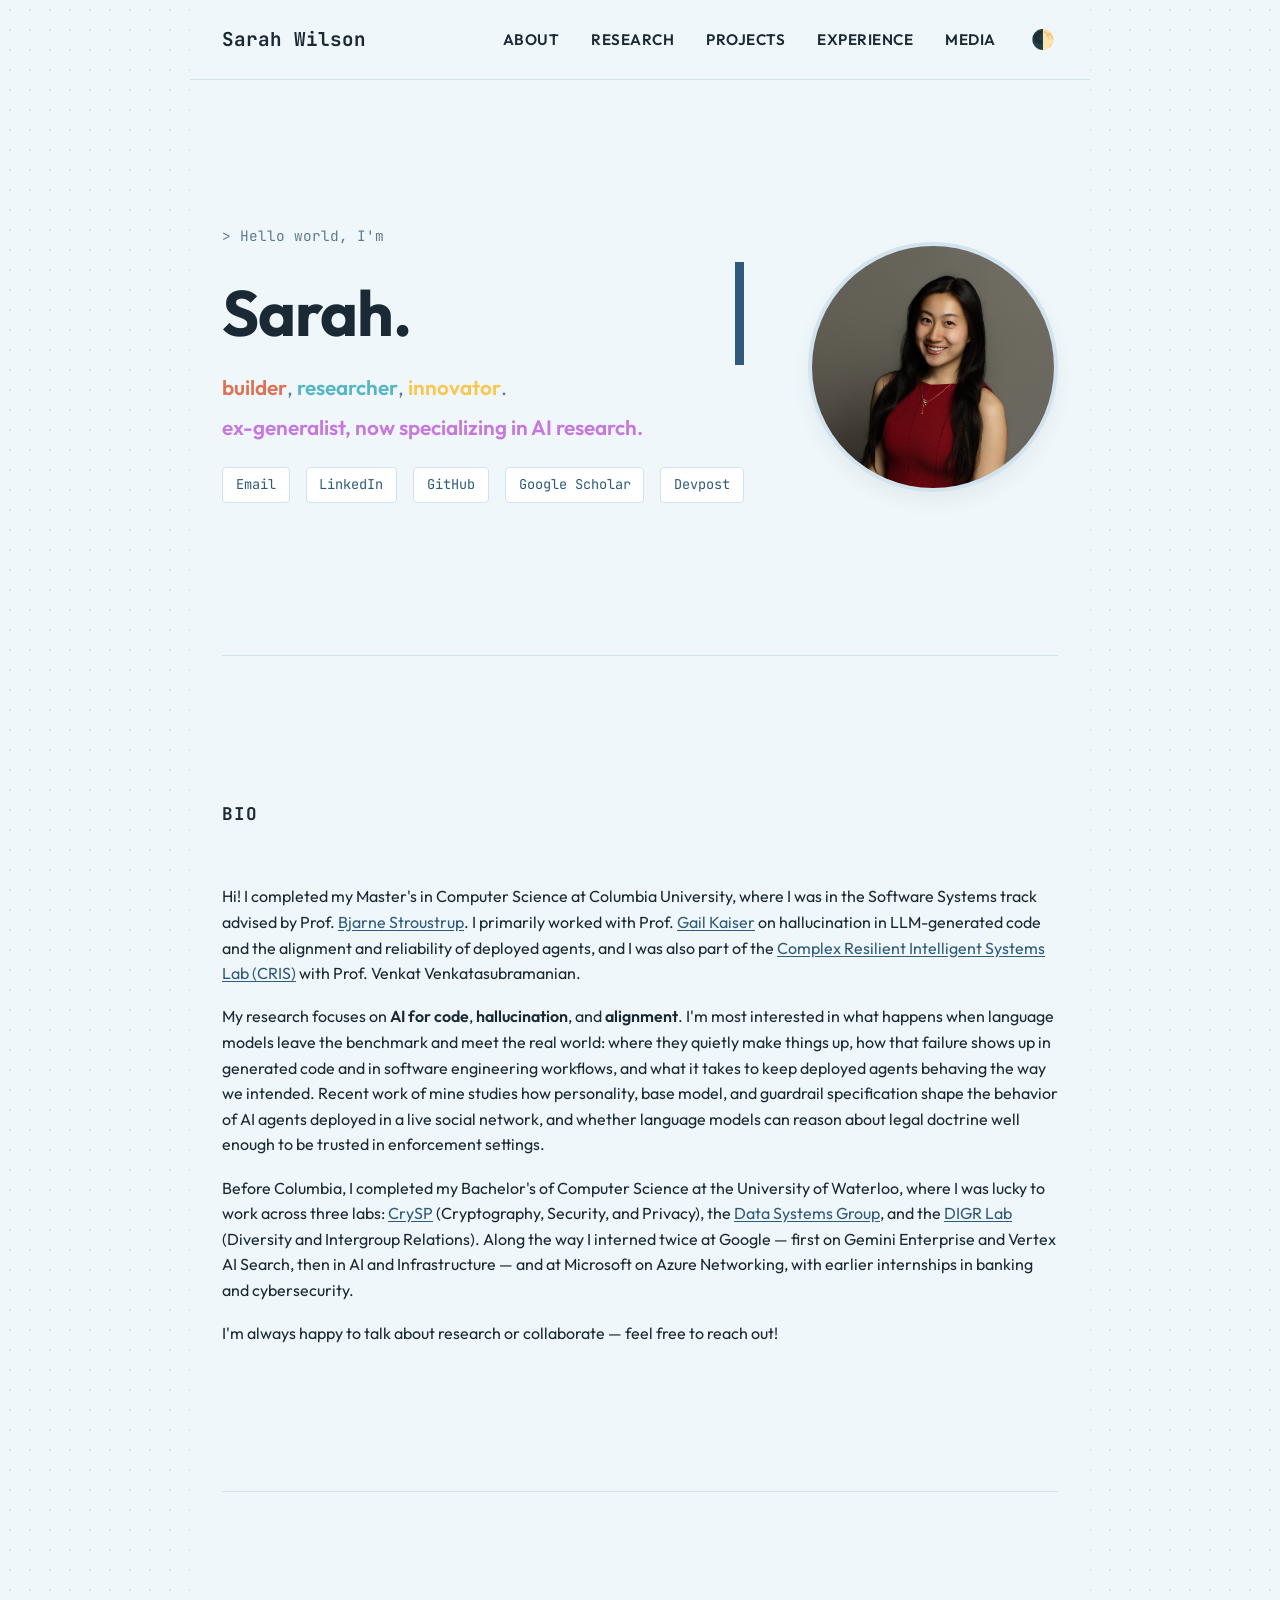
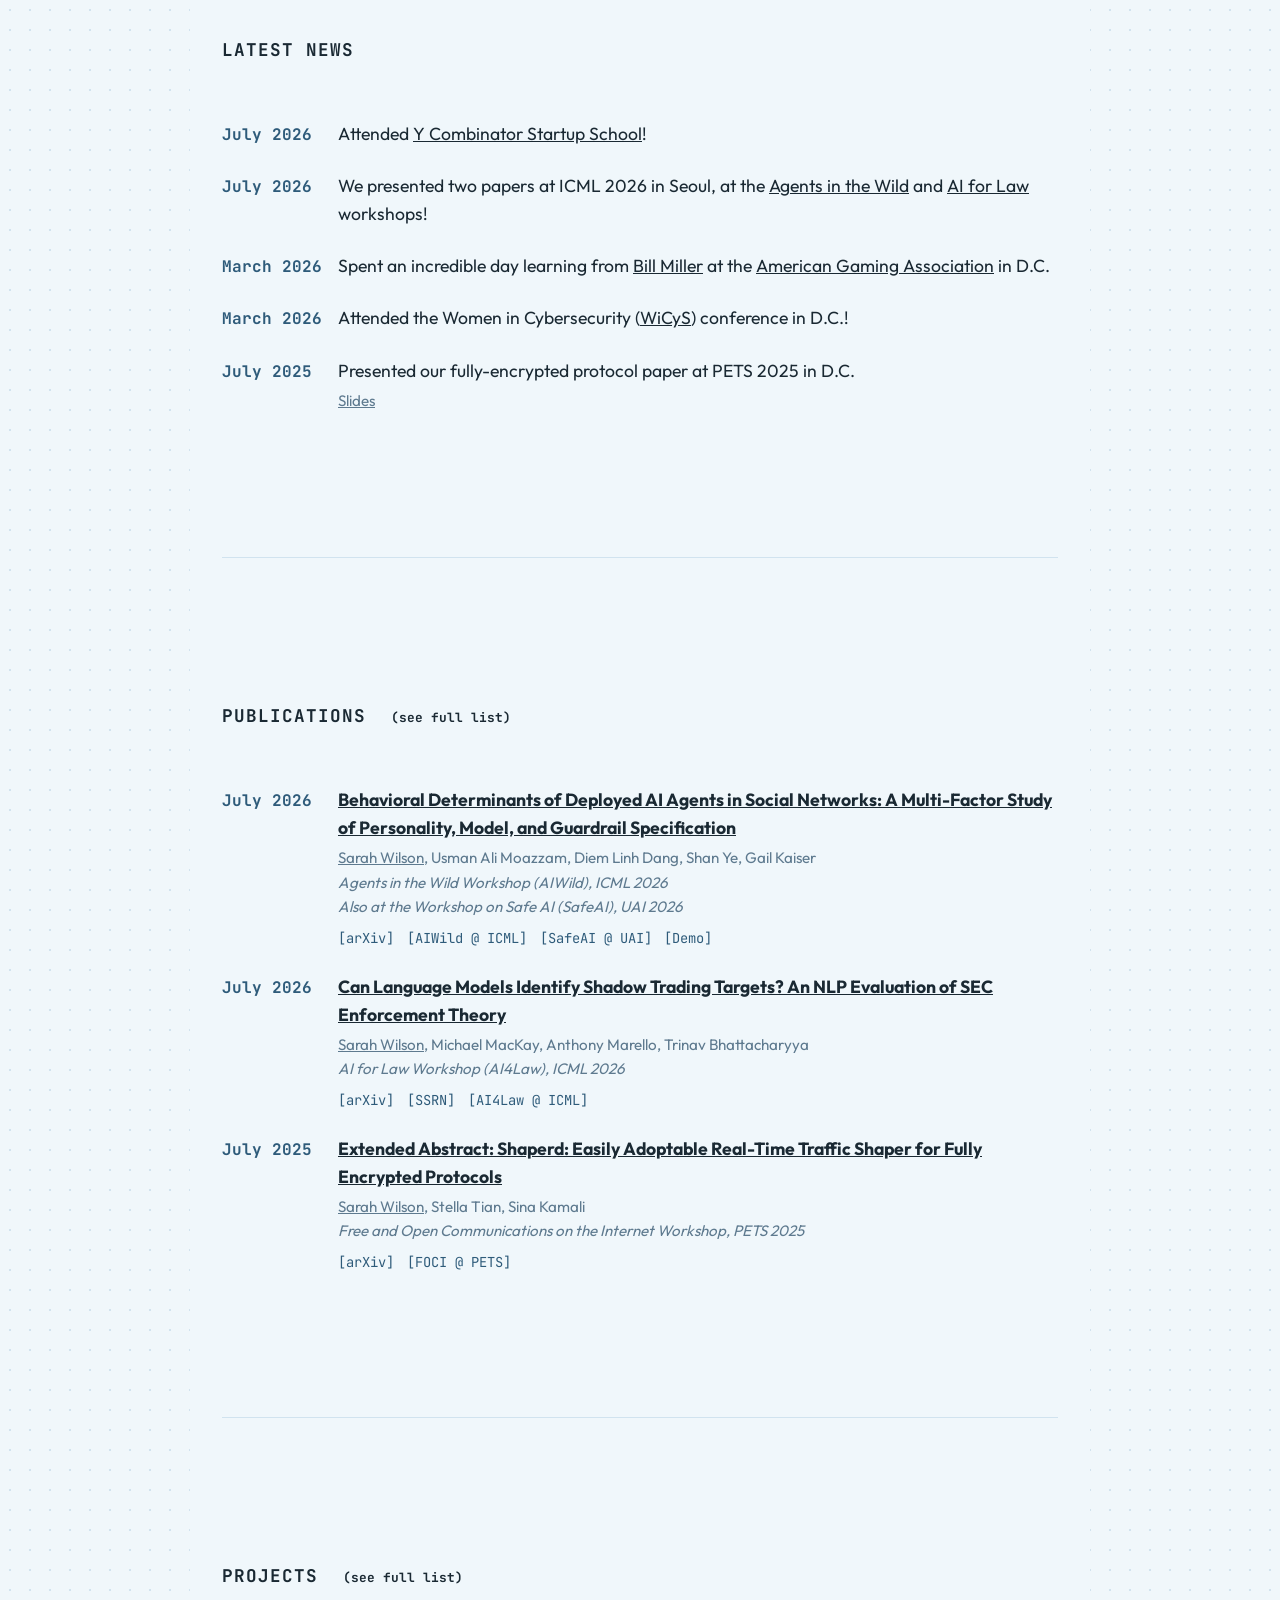
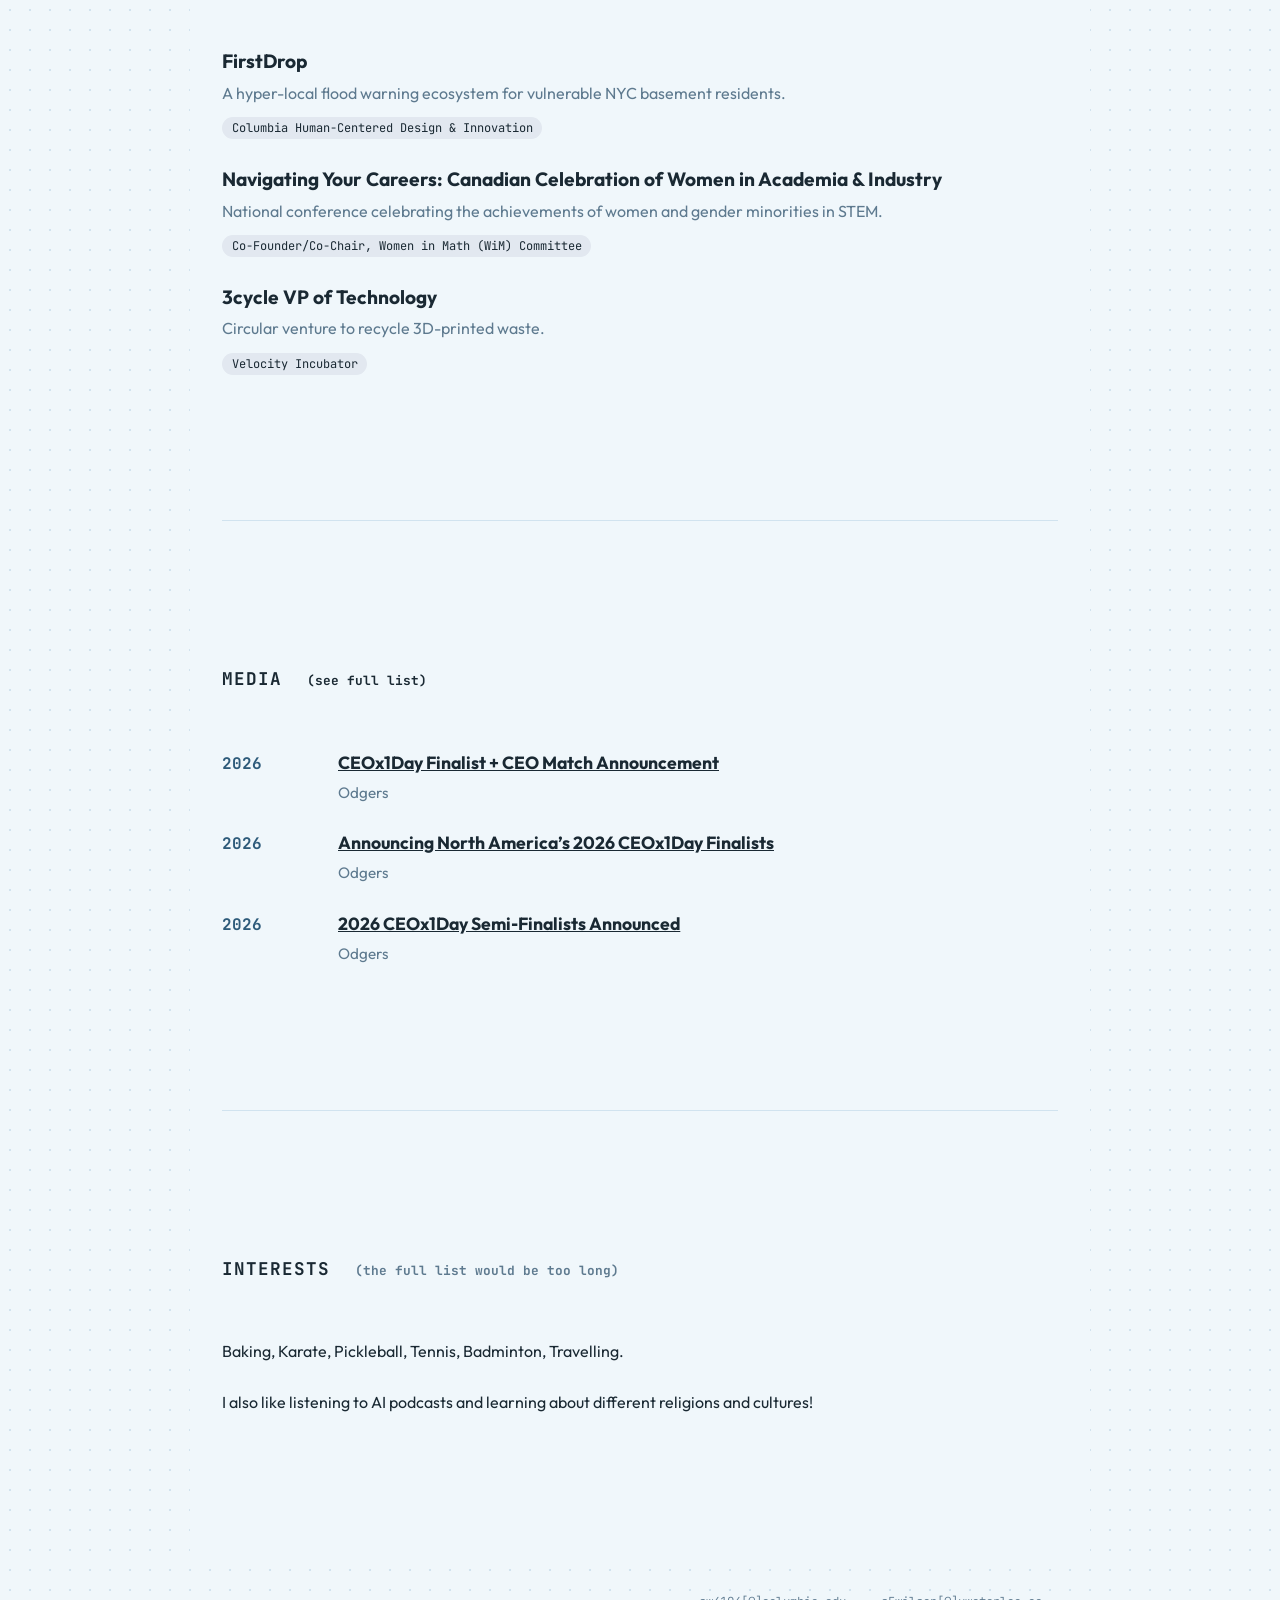
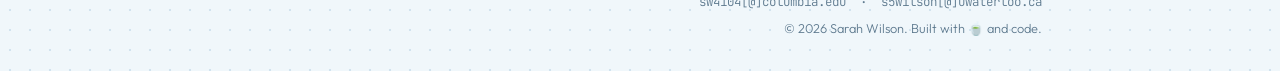
<file: index.html>
<!DOCTYPE html>
<html lang="en">
<head>
    <meta charset="UTF-8">
    <meta name="viewport" content="width=device-width, initial-scale=1.0">
    <title>Sarah Wilson | Research & Projects</title>
    <link rel="stylesheet" href="styles.css">
    <link href="https://fonts.googleapis.com/css2?family=Outfit:wght@300;400;600;700&family=JetBrains+Mono:wght@400;700&display=swap" rel="stylesheet">
</head>
<body>
    <nav class="navbar">
        <div class="nav-brand"><a href="index.html">Sarah Wilson</a></div>
        <ul class="nav-links">
            <li><a href="index.html">About</a></li>
            <li><a href="research.html">Research</a></li>
            <li><a href="projects.html">Projects</a></li>
            <li><a href="experience.html">Experience</a></li>
            <li><a href="media.html">Media</a></li>
            <li><button class="theme-toggle" id="themeToggle" aria-label="Toggle Dark Mode">🌓</button></li>
        </ul>
    </nav>

    <main class="container">
        <section class="hero section-spaced">
            <div class="hero-content">
                <div style="display: inline-block;">
                    <p class="mono-greeting typing-1" style="display: inline-block;">&gt; Hello world, I'm</p>
                </div>
                <div class="typing-container" style="display: block;">
                    <h1 class="title typing-effect-title">Sarah.</h1>
                </div>
                <p class="subtitle animated-subtitle">
                    <span class="role builder">builder</span>, 
                    <span class="role researcher">researcher</span>, 
                    <span class="role innovator">innovator</span>.
                    <br><span class="role ai-specialist">ex-generalist, now specializing in AI research.</span>
                </p>
                <div class="social-links">
                    <a href="mailto:sarahw51354@gmail.com" target="_blank" title="Email" class="social-icon">Email</a>
                    <a href="https://www.linkedin.com/in/sarah-25a25b219/" target="_blank" class="social-icon">LinkedIn</a>
                    <a href="https://github.com/sarah-wilsxn" target="_blank" class="social-icon">GitHub</a>
                    <a href="https://scholar.google.com/citations?user=PinqjxQAAAAJ&hl=en" target="_blank" class="social-icon">Google Scholar</a>
                    <a href="https://devpost.com/sarahw51354" target="_blank" class="social-icon">Devpost</a>
                </div>
            </div>
            <img src="SarahWilsonHeadshot.jpg" alt="Sarah Wilson" class="profile-pic">
        </section>
        <div class="divider"></div>

        <section class="bio-section section-spaced" id="about">
            <h2 class="section-title">Bio</h2>
            <div class="bio-content">
                <p>Hi! I completed my Master's in Computer Science at Columbia University, where I was in the Software Systems track advised by Prof. <a href="https://www.stroustrup.com/" target="_blank" rel="noreferrer">Bjarne Stroustrup</a>. I primarily worked with Prof. <a href="https://www.cs.columbia.edu/~kaiser/" target="_blank" rel="noreferrer">Gail Kaiser</a> on hallucination in LLM-generated code and the alignment and reliability of deployed agents, and I was also part of the <a href="https://cris.cheme.columbia.edu/" target="_blank" rel="noreferrer">Complex Resilient Intelligent Systems Lab (CRIS)</a> with Prof. Venkat Venkatasubramanian.</p>
                <p>My research focuses on <strong>AI for code</strong>, <strong>hallucination</strong>, and <strong>alignment</strong>. I'm most interested in what happens when language models leave the benchmark and meet the real world: where they quietly make things up, how that failure shows up in generated code and in software engineering workflows, and what it takes to keep deployed agents behaving the way we intended. Recent work of mine studies how personality, base model, and guardrail specification shape the behavior of AI agents deployed in a live social network, and whether language models can reason about legal doctrine well enough to be trusted in enforcement settings.</p>
                <p>Before Columbia, I completed my Bachelor's of Computer Science at the University of Waterloo, where I was lucky to work across three labs: <a href="https://crysp.uwaterloo.ca/" target="_blank" rel="noreferrer">CrySP</a> (Cryptography, Security, and Privacy), the <a href="https://uwaterloo.ca/data-systems-group/" target="_blank" rel="noreferrer">Data Systems Group</a>, and the <a href="https://uwaterloo.ca/diversity-intergroup-relations-lab/" target="_blank" rel="noreferrer">DIGR Lab</a> (Diversity and Intergroup Relations). Along the way I interned twice at Google &mdash; first on Gemini Enterprise and Vertex AI Search, then in AI and Infrastructure &mdash; and at Microsoft on Azure Networking, with earlier internships in banking and cybersecurity.</p>
                <p>I'm always happy to talk about research or collaborate &mdash; feel free to reach out!</p>
            </div>
        </section>
        <div class="divider"></div>

        
        <section class="latest-news section-spaced" id="news">
            <h2 class="section-title">Latest News <span class="see-all-link"><a href="media.html"></a></span></h2>
            <ul class="publications-list" style="list-style: none; display: flex; flex-direction: column; gap: 1.5rem;">

                <li class="publication-item" style="display: flex; gap: 1rem; align-items: baseline;">
                    <span style="font-family: var(--font-mono); color: var(--accent); font-weight: bold; min-width: 100px;">July 2026</span>
                    <div>
                        <span style="color: var(--text-main); font-size: 1.1rem; display: block;">Attended <a href="https://events.ycombinator.com/startup-school-2026" target="_blank" rel="noreferrer" style="color: inherit; text-decoration: underline;">Y Combinator Startup School</a>!</span>
                    </div>
                </li>

                <li class="publication-item" style="display: flex; gap: 1rem; align-items: baseline;">
                    <span style="font-family: var(--font-mono); color: var(--accent); font-weight: bold; min-width: 100px;">July 2026</span>
                    <div>
                        <span style="color: var(--text-main); font-size: 1.1rem; display: block;">We presented two papers at ICML 2026 in Seoul, at the <a href="https://agentwild-workshop.github.io/icml2026/" target="_blank" rel="noreferrer" style="color: inherit; text-decoration: underline;">Agents in the Wild</a> and <a href="https://sites.google.com/view/ai4law-icml2026" target="_blank" rel="noreferrer" style="color: inherit; text-decoration: underline;">AI for Law</a> workshops!</span>
                    </div>
                </li>

                <li class="publication-item" style="display: flex; gap: 1rem; align-items: baseline;">
                    <span style="font-family: var(--font-mono); color: var(--accent); font-weight: bold; min-width: 100px;">March 2026</span>
                    <div>
                        <span style="color: var(--text-main); font-size: 1.1rem; display: block;">Spent an incredible day learning from <a href="https://www.americangaming.org/staff/bill-miller/" target="_blank" rel="noreferrer" style="color: inherit; text-decoration: underline;">Bill Miller</a> at the <a href="https://www.americangaming.org/" target="_blank" rel="noreferrer" style="color: inherit; text-decoration: underline;">American Gaming Association</a> in D.C.</span>
                    </div>
                </li>

                <li class="publication-item" style="display: flex; gap: 1rem; align-items: baseline;">
                    <span style="font-family: var(--font-mono); color: var(--accent); font-weight: bold; min-width: 100px;">March 2026</span>
                    <div>
                        <span style="color: var(--text-main); font-size: 1.1rem; display: block;">Attended the Women in Cybersecurity (<a href="https://www.wicys.org/events/wicys-2026/" target="_blank" rel="noreferrer" style="color: inherit; text-decoration: underline;">WiCyS</a>) conference in D.C.!</span>
                    </div>
                </li>

                <li class="publication-item" style="display: flex; gap: 1rem; align-items: baseline;">
                    <span style="font-family: var(--font-mono); color: var(--accent); font-weight: bold; min-width: 100px;">July 2025</span>
                    <div>
                        <span style="color: var(--text-main); font-size: 1.1rem; display: block;">Presented our fully-encrypted protocol paper at PETS 2025 in D.C.</span>
                        <span style="color: var(--text-muted); font-size: 0.95rem; display: block; margin-top: 0.25rem;"><a href="https://docs.google.com/presentation/d/1czgn497IBLTi4ldufBlz9uNU9tv2Fu-jx-TUZOeVCFY/edit?slide=id.g2558abb5fb3_0_0#slide=id.g2558abb5fb3_0_0" target="_blank" rel="noreferrer" style="color: inherit; text-decoration: underline;">Slides</a></span>
                    </div>
                </li>
            </ul>
        </section>

        <div class="divider"></div>

       
        <section class="publications-section section-spaced" id="research">
            <h2 class="section-title">Publications <span class="see-all-link"><a href="research.html">(see full list)</a></span></h2>
            <ul class="publications-list" id="dynamic-research" id="dynamic-research" style="list-style: none; display: flex; flex-direction: column; gap: 1.5rem;">
            </ul>
        </section>

        <div class="divider"></div>
        <section class="featured-projects section-spaced" id="projects">
            <h2 class="section-title">Projects <span class="see-all-link"><a href="projects.html">(see full list)</a></span></h2>
            <ul class="publications-list" id="dynamic-projects" id="dynamic-projects" style="list-style: none; display: flex; flex-direction: column; gap: 1.5rem;">
            </ul>
        </section>

        <div class="divider"></div>
        <section class="media-section section-spaced" id="media">
            <h2 class="section-title">Media <span class="see-all-link"><a href="media.html">(see full list)</a></span></h2>
            <ul class="publications-list" id="dynamic-media" id="dynamic-media" style="list-style: none; display: flex; flex-direction: column; gap: 1.5rem;">
            </ul>
        </section>

        <div class="divider"></div>
        <section class="interests-section section-spaced" id="interests">
            <h2 class="section-title">Interests <span class="see-all-link">(the full list would be too long)</a></span></h2>
            <div class="interests-container">
                <p class="hobbies-list">Baking, Karate, Pickleball, Tennis, Badminton, Travelling.</p>
                <br>
                <p class="hobbies-list">I also like listening to AI podcasts and learning about different religions and cultures!</p>
            </div>
        </section>
    </main>

    <footer>
        <div align="right">
            <p class="footer-contact">sw4104[@]columbia.edu &nbsp;&middot;&nbsp; s5wilson[@]uwaterloo.ca</p>
            <p>&copy; 2026 Sarah Wilson. Built with 🍵 and code.</p>
        </div>
    </footer>

    <script>
        const themeToggle = document.getElementById('themeToggle');
        
        // Check for saved theme preference
        const savedTheme = localStorage.getItem('theme');
        if (savedTheme === 'dark') {
            document.body.classList.add('dark-mode');
        }
        
        themeToggle.addEventListener('click', () => {
            document.body.classList.toggle('dark-mode');
            const isDark = document.body.classList.contains('dark-mode');
            localStorage.setItem('theme', isDark ? 'dark' : 'light');
        });
    </script>

    <script>
        async function fetchAndPopulate(url, containerId, maxItems = 3, selector = ".publication-item") {
            try {
                const response = await fetch(url);
                const html = await response.text();
                const parser = new DOMParser();
                const doc = parser.parseFromString(html, "text/html");
                
                // Try the specific selector first, then fall back to generic
                let items = Array.from(doc.querySelectorAll(selector));
                if (items.length === 0) {
                    items = Array.from(doc.querySelectorAll(".publication-item"));
                }
                
                items = items.filter(item => !item.innerText.includes("Template"));
                
                const container = document.getElementById(containerId);
                if (container && items.length > 0) {
                    for (let i = 0; i < Math.min(items.length, maxItems); i++) {
                        container.appendChild(items[i].cloneNode(true));
                    }
                } else if (container) {
                    container.innerHTML = "<p style=\"color: var(--text-muted); font-size: 0.9rem;\">Coming soon.</p>";
                }
            } catch (err) {
                console.error("Error fetching " + url, err);
            }
        }
        document.addEventListener("DOMContentLoaded", () => {
            fetchAndPopulate("research.html", "dynamic-research", 3, "#publications-only .publication-item");
            fetchAndPopulate("projects.html", "dynamic-projects", 3);
            fetchAndPopulate("media.html", "dynamic-media", 3);
        });
    </script>
</body>
</html>
</file>
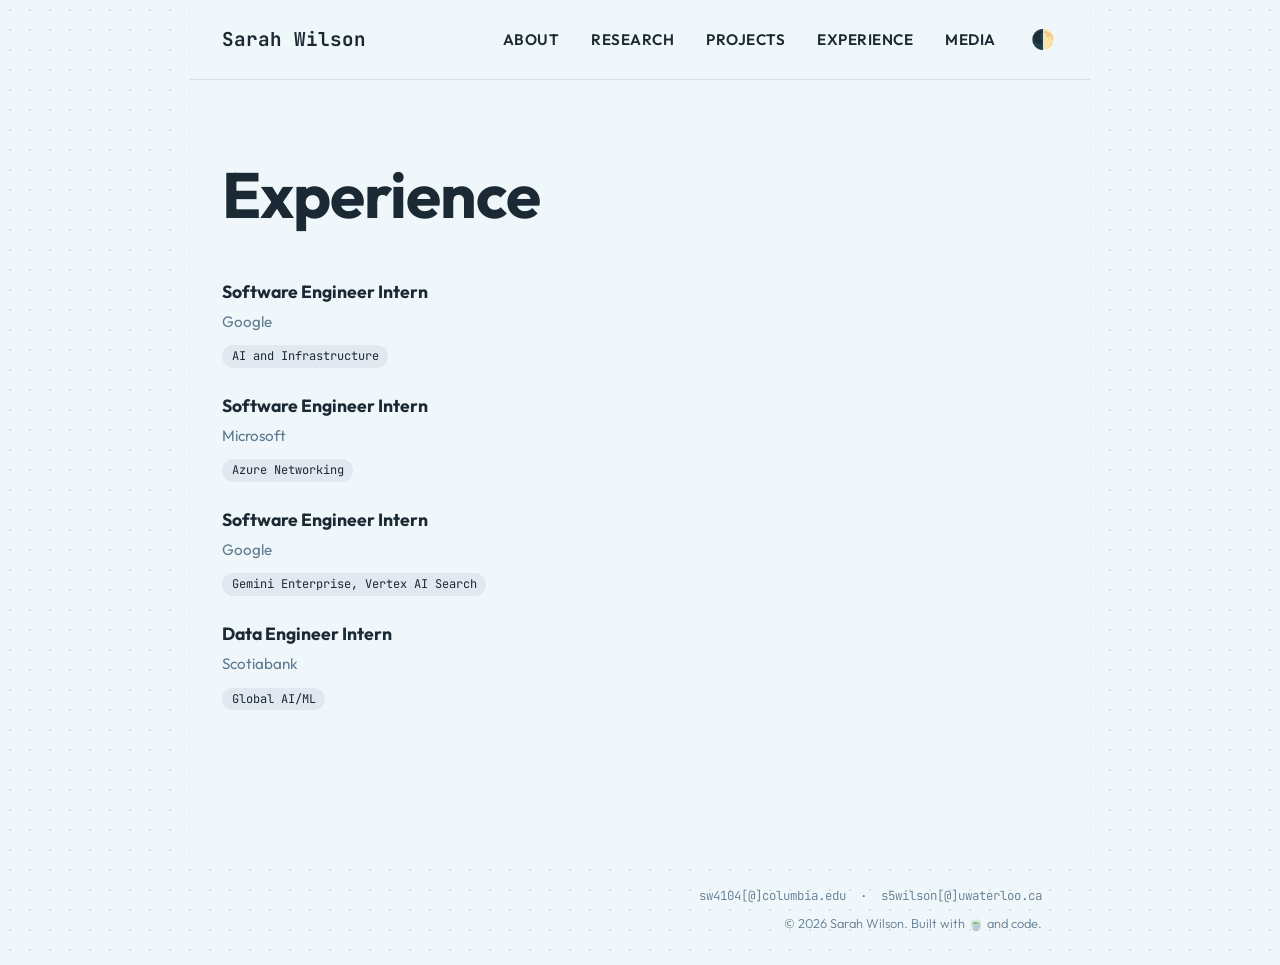
<file: experience.html>
<!DOCTYPE html>
<html lang="en">
<head>
    <meta charset="UTF-8">
    <meta name="viewport" content="width=device-width, initial-scale=1.0">
    <title>Sarah Wilson | Experience</title>
    <link rel="stylesheet" href="styles.css">
    <link href="https://fonts.googleapis.com/css2?family=Outfit:wght@300;400;600;700&family=JetBrains+Mono:wght@400;700&display=swap" rel="stylesheet">
</head>
<body>
    <nav class="navbar">
        <div class="nav-brand"><a href="index.html">Sarah Wilson</a></div>
        <ul class="nav-links">
            <li><a href="index.html">About</a></li>
            <li><a href="research.html">Research</a></li>
            <li><a href="projects.html">Projects</a></li>
            <li><a href="experience.html">Experience</a></li>
            <li><a href="media.html">Media</a></li>
            <li><button class="theme-toggle" id="themeToggle" aria-label="Toggle Dark Mode">🌓</button></li>
        </ul>
    </nav>

    <main class="container">
        <section class="section-spaced" style="padding-top: 2rem;">
            <h1 class="title">Experience</h1>

            <ul class="publications-list" style="list-style: none; display: flex; flex-direction: column; gap: 1.5rem; margin-top: 2rem;">
                <li class="publication-item" style="display: flex; gap: 1rem; align-items: baseline;">
                    <div>
                        <strong style="color: var(--text-main); font-size: 1.1rem; display: block;">Software Engineer Intern</strong>
                        <span style="color: var(--text-muted); font-size: 0.95rem; display: block; margin-top: 0.25rem;">Google</span>
                        <div style="margin-top: 0.5rem;"><span class="badge">AI and Infrastructure</span></div>
                    </div>
                </li>
                <li class="publication-item" style="display: flex; gap: 1rem; align-items: baseline;">
                    <div>
                        <strong style="color: var(--text-main); font-size: 1.1rem; display: block;">Software Engineer Intern</strong>
                        <span style="color: var(--text-muted); font-size: 0.95rem; display: block; margin-top: 0.25rem;">Microsoft</span>
                        <div style="margin-top: 0.5rem;"><span class="badge">Azure Networking</span></div>
                    </div>
                </li>
                <li class="publication-item" style="display: flex; gap: 1rem; align-items: baseline;">
                    <div>
                        <strong style="color: var(--text-main); font-size: 1.1rem; display: block;">Software Engineer Intern</strong>
                        <span style="color: var(--text-muted); font-size: 0.95rem; display: block; margin-top: 0.25rem;">Google</span>
                        <div style="margin-top: 0.5rem;"><span class="badge">Gemini Enterprise, Vertex AI Search</span></div>
                    </div>
                </li>
                <li class="publication-item" style="display: flex; gap: 1rem; align-items: baseline;">
                    <div>
                        <strong style="color: var(--text-main); font-size: 1.1rem; display: block;">Data Engineer Intern</strong>
                        <span style="color: var(--text-muted); font-size: 0.95rem; display: block; margin-top: 0.25rem;">Scotiabank</span>
                        <div style="margin-top: 0.5rem;"><span class="badge">Global AI/ML</span></div>
                    </div>
                </li>
            </ul>

        </section>

    </main>

    <footer>
        <div align="right">
            <p class="footer-contact">sw4104[@]columbia.edu &nbsp;&middot;&nbsp; s5wilson[@]uwaterloo.ca</p>
            <p>&copy; 2026 Sarah Wilson. Built with 🍵 and code.</p>
        </div>
    </footer>

    <script>
        const themeToggle = document.getElementById('themeToggle');
        const savedTheme = localStorage.getItem('theme');
        if (savedTheme === 'dark') {
            document.body.classList.add('dark-mode');
        }
        themeToggle.addEventListener('click', () => {
            document.body.classList.toggle('dark-mode');
            const isDark = document.body.classList.contains('dark-mode');
            localStorage.setItem('theme', isDark ? 'dark' : 'light');
        });
    </script>
</body>
</html>
</file>
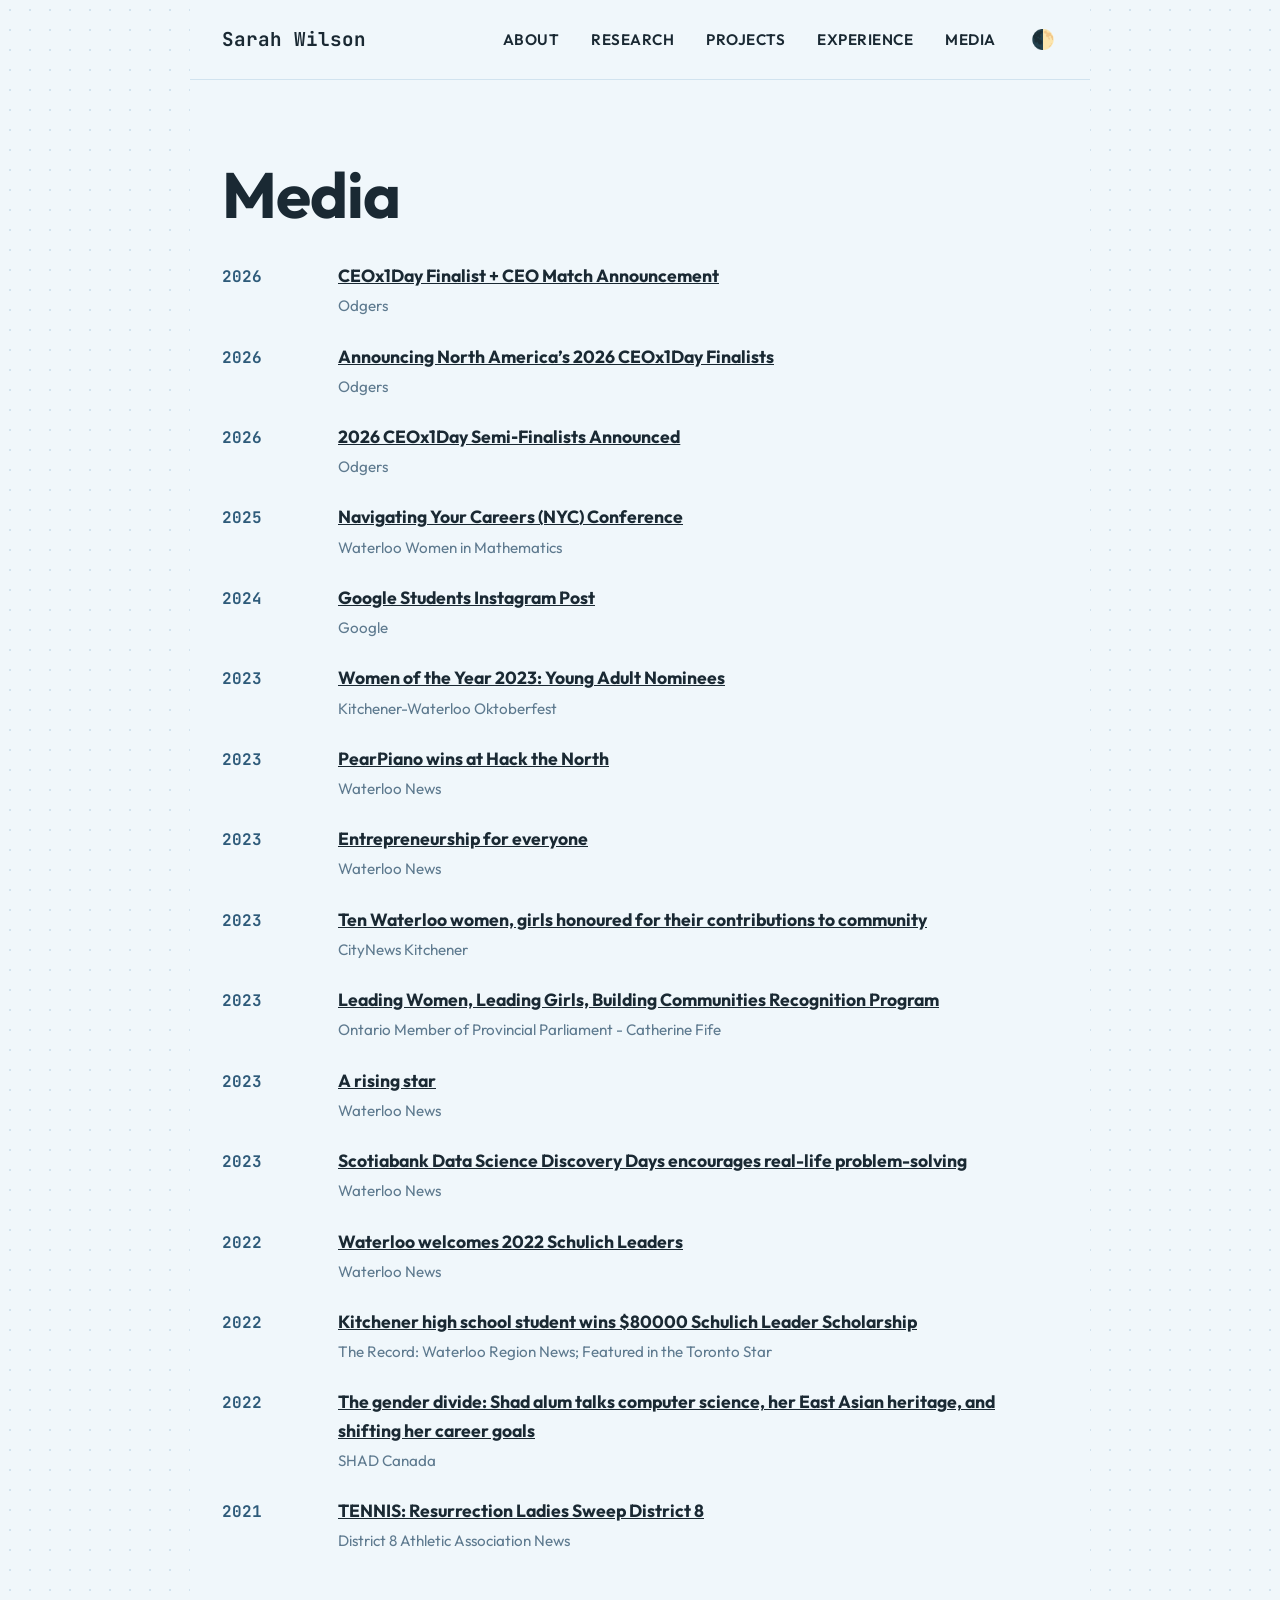
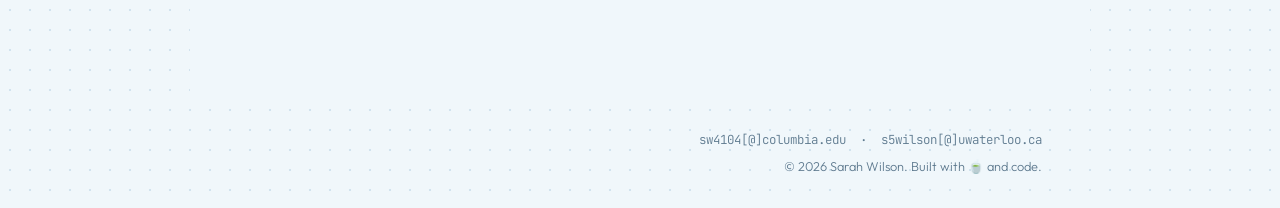
<file: media.html>
<!DOCTYPE html>
<html lang="en">
<head>
    <meta charset="UTF-8">
    <meta name="viewport" content="width=device-width, initial-scale=1.0">
    <title>Sarah Wilson | Media</title>
    <link rel="stylesheet" href="styles.css">
    <link href="https://fonts.googleapis.com/css2?family=Outfit:wght@300;400;600;700&family=JetBrains+Mono:wght@400;700&display=swap" rel="stylesheet">
</head>
<body>
    <nav class="navbar">
        <div class="nav-brand"><a href="index.html">Sarah Wilson</a></div>
        <ul class="nav-links">
            <li><a href="index.html">About</a></li>
            <li><a href="research.html">Research</a></li>
            <li><a href="projects.html">Projects</a></li>
            <li><a href="experience.html">Experience</a></li>
            <li><a href="media.html">Media</a></li>
            <li><button class="theme-toggle" id="themeToggle" aria-label="Toggle Dark Mode">🌓</button></li>
        </ul>
    </nav>

    <main class="container">
        <section class="section-spaced" style="padding-top: 2rem;">
            <h1 class="title">Media</h1>
            <!-- <p class="subtitle" style="margin-bottom: 3rem;">News articles and coverage.</p> -->

            <ul class="publications-list" style="list-style: none; display: flex; flex-direction: column; gap: 1.5rem;">
                
                <li class="publication-item" style="display: flex; gap: 1rem; align-items: baseline;">
                    <span style="font-family: var(--font-mono); color: var(--accent); font-weight: bold; min-width: 100px;">2026</span>
                    <div>
                        <strong style="color: var(--text-main); font-size: 1.1rem; display: block;"><a href="https://www.instagram.com/p/DVO5t9XkR_n/" target="_blank" style="color: inherit; text-decoration: underline;">CEOx1Day Finalist + CEO Match Announcement</a></strong>
                        <span style="color: var(--text-muted); font-size: 0.95rem; display: block; margin-top: 0.25rem;">Odgers</span>
                    </div>
                </li>

                <li class="publication-item" style="display: flex; gap: 1rem; align-items: baseline;">
                    <span style="font-family: var(--font-mono); color: var(--accent); font-weight: bold; min-width: 100px;">2026</span>
                    <div>
                        <strong style="color: var(--text-main); font-size: 1.1rem; display: block;"><a href="https://ceox1daynorthamerica.ca/news-%26-media/f/announcing-north-america%E2%80%99s-2026-ceox1day-finalists" target="_blank" style="color: inherit; text-decoration: underline;">Announcing North America’s 2026 CEOx1Day Finalists</a></strong>
                        <span style="color: var(--text-muted); font-size: 0.95rem; display: block; margin-top: 0.25rem;">Odgers</span>
                    </div>
                </li>

                <li class="publication-item" style="display: flex; gap: 1rem; align-items: baseline;">
                    <span style="font-family: var(--font-mono); color: var(--accent); font-weight: bold; min-width: 100px;">2026</span>
                    <div>
                        <strong style="color: var(--text-main); font-size: 1.1rem; display: block;"><a href="https://ceox1daynorthamerica.ca/news-%26-media/f/2026-ceox1day-semi%E2%80%91finalists-announced" target="_blank" style="color: inherit; text-decoration: underline;">2026 CEOx1Day Semi‑Finalists Announced</a></strong>
                        <span style="color: var(--text-muted); font-size: 0.95rem; display: block; margin-top: 0.25rem;">Odgers</span>
                    </div>
                </li>

                <li class="publication-item" style="display: flex; gap: 1rem; align-items: baseline;">
                    <span style="font-family: var(--font-mono); color: var(--accent); font-weight: bold; min-width: 100px;">2025</span>
                    <div>
                        <strong style="color: var(--text-main); font-size: 1.1rem; display: block;"><a href="https://uwaterloo.ca/women-in-mathematics/navigating-your-careers-nyc-conference#uw-ig-260fb7cc-cc8e-4846-8810-2f1753f52a1f" target="_blank" style="color: inherit; text-decoration: underline;">Navigating Your Careers (NYC) Conference</a></strong>
                        <span style="color: var(--text-muted); font-size: 0.95rem; display: block; margin-top: 0.25rem;">Waterloo Women in Mathematics</span>
                    </div>
                </li>

                <li class="publication-item" style="display: flex; gap: 1rem; align-items: baseline;">
                    <span style="font-family: var(--font-mono); color: var(--accent); font-weight: bold; min-width: 100px;">2024</span>
                    <div>
                        <strong style="color: var(--text-main); font-size: 1.1rem; display: block;"><a href="https://www.instagram.com/p/C87E96ssStw/?igsh=MXh3bjNndngxM3VnZA%3D%3D&img_index=1" target="_blank" style="color: inherit; text-decoration: underline;">Google Students Instagram Post</a></strong>
                        <span style="color: var(--text-muted); font-size: 0.95rem; display: block; margin-top: 0.25rem;">Google</span>
                    </div>
                </li>

                <li class="publication-item" style="display: flex; gap: 1rem; align-items: baseline;">
                    <span style="font-family: var(--font-mono); color: var(--accent); font-weight: bold; min-width: 100px;">2023</span>
                    <div>
                        <strong style="color: var(--text-main); font-size: 1.1rem; display: block;"><a href="https://womenoftheyear.ca/woy2023/young-adult-nominees/" target="_blank" style="color: inherit; text-decoration: underline;">Women of the Year 2023: Young Adult Nominees</a></strong>
                        <span style="color: var(--text-muted); font-size: 0.95rem; display: block; margin-top: 0.25rem;">Kitchener-Waterloo Oktoberfest</span>
                    </div>
                </li>
                
                <li class="publication-item" style="display: flex; gap: 1rem; align-items: baseline;">
                    <span style="font-family: var(--font-mono); color: var(--accent); font-weight: bold; min-width: 100px;">2023</span>
                    <div>
                        <strong style="color: var(--text-main); font-size: 1.1rem; display: block;"><a href="https://uwaterloo.ca/math/news/pearpiano-wins-hack-north" target="_blank" style="color: inherit; text-decoration: underline;">PearPiano wins at Hack the North</a></strong>
                        <span style="color: var(--text-muted); font-size: 0.95rem; display: block; margin-top: 0.25rem;">Waterloo News</span>
                    </div>
                </li>

                <li class="publication-item" style="display: flex; gap: 1rem; align-items: baseline;">
                    <span style="font-family: var(--font-mono); color: var(--accent); font-weight: bold; min-width: 100px;">2023</span>
                    <div>
                        <strong style="color: var(--text-main); font-size: 1.1rem; display: block;"><a href="https://uwaterloo.ca/news/mathematics-entrepreneurship/entrepreneurship-everyone" target="_blank" style="color: inherit; text-decoration: underline;">Entrepreneurship for everyone</a></strong>
                        <span style="color: var(--text-muted); font-size: 0.95rem; display: block; margin-top: 0.25rem;">Waterloo News</span>
                    </div>
                </li>

                <li class="publication-item" style="display: flex; gap: 1rem; align-items: baseline;">
                    <span style="font-family: var(--font-mono); color: var(--accent); font-weight: bold; min-width: 100px;">2023</span>
                    <div>
                        <strong style="color: var(--text-main); font-size: 1.1rem; display: block;"><a href="https://kitchener.citynews.ca/2023/05/24/10-waterloo-women-girls-honoured-for-their-contributions-to-community/" target="_blank" style="color: inherit; text-decoration: underline;">Ten Waterloo women, girls honoured for their contributions to community</a></strong>
                        <span style="color: var(--text-muted); font-size: 0.95rem; display: block; margin-top: 0.25rem;">CityNews Kitchener</span>
                    </div>
                </li>

                <li class="publication-item" style="display: flex; gap: 1rem; align-items: baseline;">
                    <span style="font-family: var(--font-mono); color: var(--accent); font-weight: bold; min-width: 100px;">2023</span>
                    <div>
                        <strong style="color: var(--text-main); font-size: 1.1rem; display: block;"><a href="https://www.catherinefife.com/lwlg" target="_blank" style="color: inherit; text-decoration: underline;">Leading Women, Leading Girls, Building Communities Recognition Program</a></strong>
                        <span style="color: var(--text-muted); font-size: 0.95rem; display: block; margin-top: 0.25rem;">Ontario Member of Provincial Parliament - Catherine Fife</span>
                    </div>
                </li>

                <li class="publication-item" style="display: flex; gap: 1rem; align-items: baseline;">
                    <span style="font-family: var(--font-mono); color: var(--accent); font-weight: bold; min-width: 100px;">2023</span>
                    <div>
                        <strong style="color: var(--text-main); font-size: 1.1rem; display: block;"><a href="https://uwaterloo.ca/news/mathematics/rising-star" target="_blank" style="color: inherit; text-decoration: underline;">A rising star</a></strong>
                        <span style="color: var(--text-muted); font-size: 0.95rem; display: block; margin-top: 0.25rem;">Waterloo News</span>
                    </div>
                </li>

                <li class="publication-item" style="display: flex; gap: 1rem; align-items: baseline;">
                    <span style="font-family: var(--font-mono); color: var(--accent); font-weight: bold; min-width: 100px;">2023</span>
                    <div>
                        <strong style="color: var(--text-main); font-size: 1.1rem; display: block;"><a href="https://uwaterloo.ca/math/news/scotiabank-data-science-discovery-days-encourages-real-life" target="_blank" style="color: inherit; text-decoration: underline;">Scotiabank Data Science Discovery Days encourages real-life problem-solving</a></strong>
                        <span style="color: var(--text-muted); font-size: 0.95rem; display: block; margin-top: 0.25rem;">Waterloo News</span>
                    </div>
                </li>

                <li class="publication-item" style="display: flex; gap: 1rem; align-items: baseline;">
                    <span style="font-family: var(--font-mono); color: var(--accent); font-weight: bold; min-width: 100px;">2022</span>
                    <div>
                        <strong style="color: var(--text-main); font-size: 1.1rem; display: block;"><a href="https://uwaterloo.ca/news/waterloo-welcomes-2022-schulich-leaders" target="_blank" style="color: inherit; text-decoration: underline;">Waterloo welcomes 2022 Schulich Leaders</a></strong>
                        <span style="color: var(--text-muted); font-size: 0.95rem; display: block; margin-top: 0.25rem;">Waterloo News</span>
                    </div>
                </li>

                <li class="publication-item" style="display: flex; gap: 1rem; align-items: baseline;">
                    <span style="font-family: var(--font-mono); color: var(--accent); font-weight: bold; min-width: 100px;">2022</span>
                    <div>
                        <strong style="color: var(--text-main); font-size: 1.1rem; display: block;"><a href="https://www.therecord.com/news/waterloo-region/kitchener-high-school-student-wins-80-000-schulich-leader-scholarship/article_d8655b4d-3789-54cd-b9e3-d9d607bf25c8.html" target="_blank" style="color: inherit; text-decoration: underline;">Kitchener high school student wins $80000 Schulich Leader Scholarship</a></strong>
                        <span style="color: var(--text-muted); font-size: 0.95rem; display: block; margin-top: 0.25rem;">The Record: Waterloo Region News; Featured in the Toronto Star</span>
                    </div>
                </li>

                <li class="publication-item" style="display: flex; gap: 1rem; align-items: baseline;">
                    <span style="font-family: var(--font-mono); color: var(--accent); font-weight: bold; min-width: 100px;">2022</span>
                    <div>
                        <strong style="color: var(--text-main); font-size: 1.1rem; display: block;"><a href="https://www.shad.ca/sarah-wilson/" target="_blank" style="color: inherit; text-decoration: underline;">The gender divide: Shad alum talks computer science, her East Asian heritage, and shifting her career goals</a></strong>
                        <span style="color: var(--text-muted); font-size: 0.95rem; display: block; margin-top: 0.25rem;">SHAD Canada</span>
                    </div>
                </li>

                <li class="publication-item" style="display: flex; gap: 1rem; align-items: baseline;">
                    <span style="font-family: var(--font-mono); color: var(--accent); font-weight: bold; min-width: 100px;">2021</span>
                    <div>
                        <strong style="color: var(--text-main); font-size: 1.1rem; display: block;"><a href="https://district8.ca/tennis-resurrection-ladies-sweep-district-8/" target="_blank" style="color: inherit; text-decoration: underline;">TENNIS: Resurrection Ladies Sweep District 8</a></strong>
                        <span style="color: var(--text-muted); font-size: 0.95rem; display: block; margin-top: 0.25rem;">District 8 Athletic Association News</span>
                    </div>
                </li>


            </ul>

        </section>

    </main>

    <footer>
        <div align="right">
            <p class="footer-contact">sw4104[@]columbia.edu &nbsp;&middot;&nbsp; s5wilson[@]uwaterloo.ca</p>
            <p>&copy; 2026 Sarah Wilson. Built with 🍵 and code.</p>
        </div>
    </footer>

    <script>
        const themeToggle = document.getElementById('themeToggle');
        const savedTheme = localStorage.getItem('theme');
        if (savedTheme === 'dark') {
            document.body.classList.add('dark-mode');
        }
        themeToggle.addEventListener('click', () => {
            document.body.classList.toggle('dark-mode');
            const isDark = document.body.classList.contains('dark-mode');
            localStorage.setItem('theme', isDark ? 'dark' : 'light');
        });
    </script>
</body>
</html>
</file>
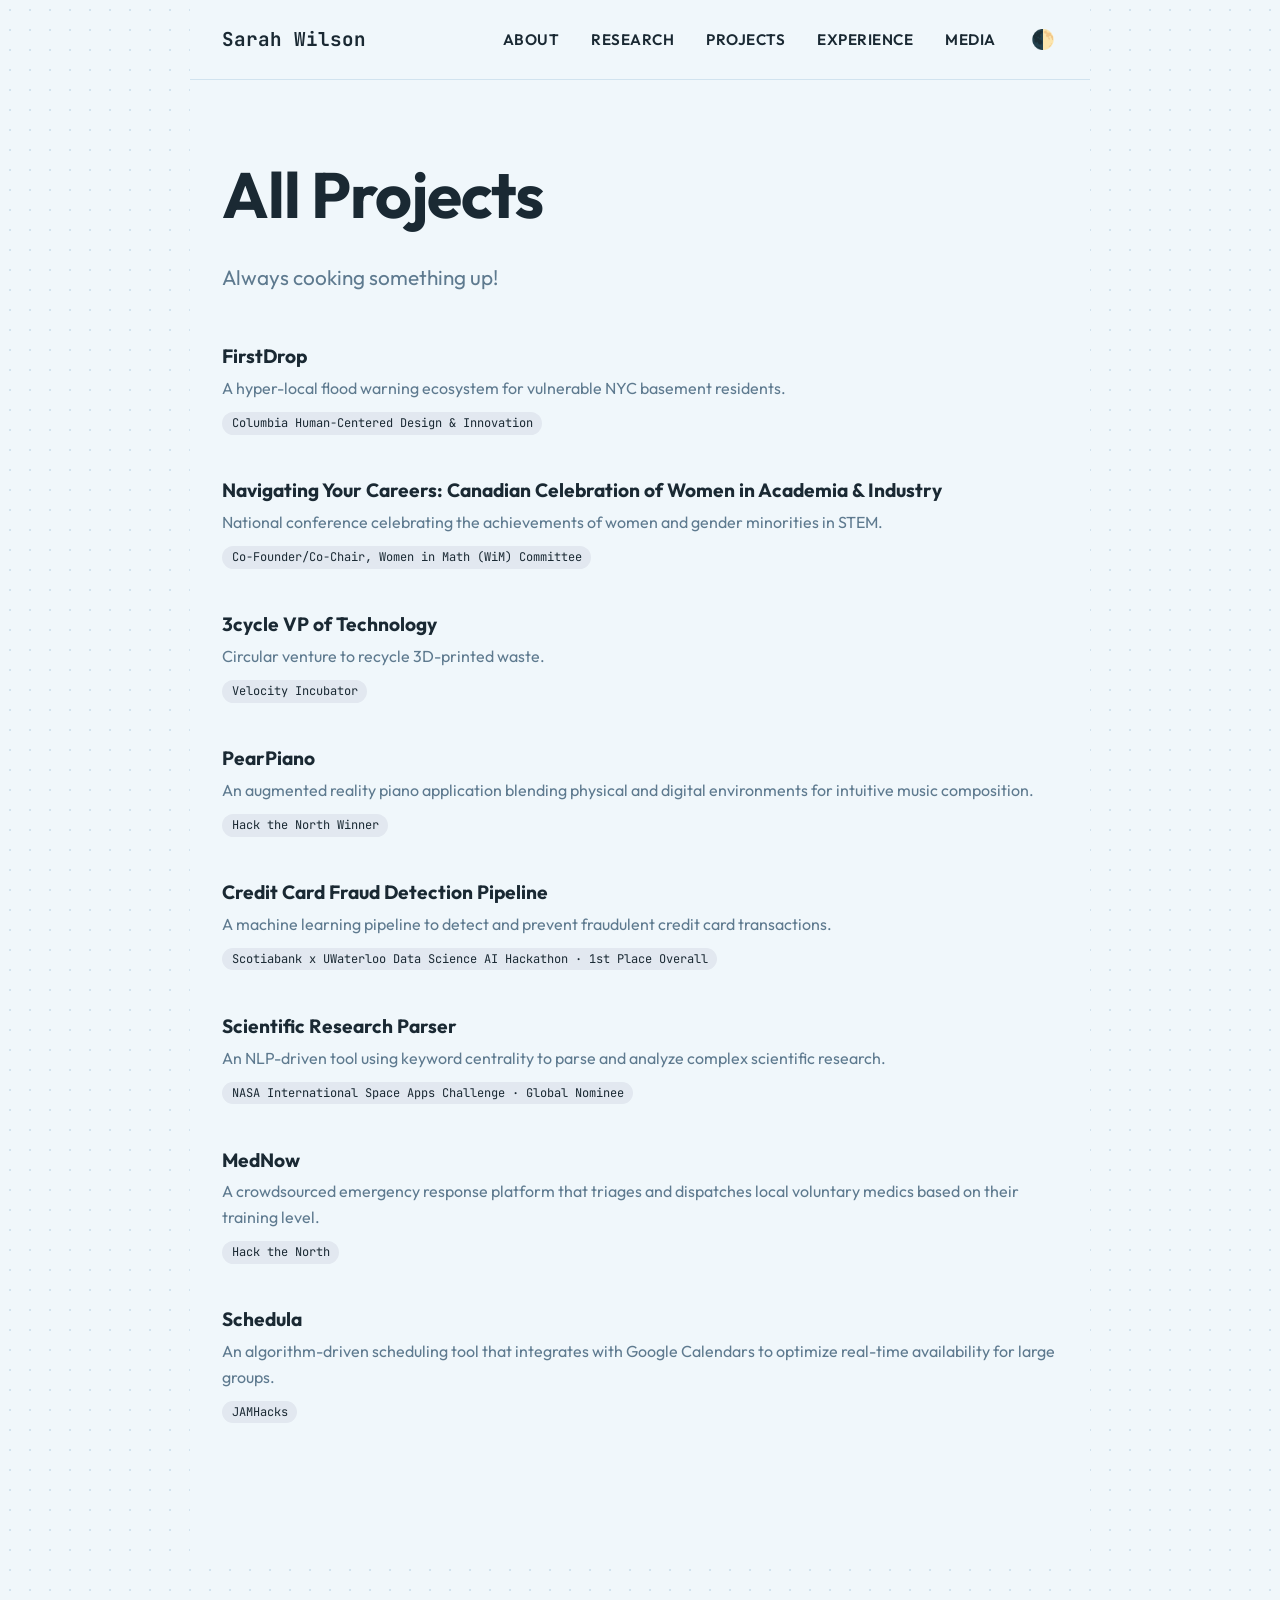
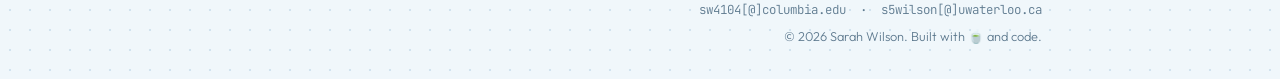
<file: projects.html>
<!DOCTYPE html>
<html lang="en">
<head>
    <meta charset="UTF-8">
    <meta name="viewport" content="width=device-width, initial-scale=1.0">
    <title>Sarah Wilson | Projects</title>
    <link rel="stylesheet" href="styles.css">
    <link href="https://fonts.googleapis.com/css2?family=Outfit:wght@300;400;600;700&family=JetBrains+Mono:wght@400;700&display=swap" rel="stylesheet">
</head>
<body>
    <nav class="navbar">
        <div class="nav-brand"><a href="index.html">Sarah Wilson</a></div>
        <ul class="nav-links">
            <li><a href="index.html">About</a></li>
            <li><a href="research.html">Research</a></li>
            <li><a href="projects.html">Projects</a></li>
            <li><a href="experience.html">Experience</a></li>
            <li><a href="media.html">Media</a></li>
            <li><button class="theme-toggle" id="themeToggle" aria-label="Toggle Dark Mode">🌓</button></li>
        </ul>
    </nav>

    <main class="container">
        <section class="section-spaced" style="padding-top: 2rem;">
            <h1 class="title">All Projects</h1>
            <p class="subtitle" style="margin-bottom: 3rem;">Always cooking something up!</p>

            <ul class="publications-list" style="list-style: none; display: flex; flex-direction: column; gap: 2.5rem;">
                <li class="publication-item" style="display: flex; gap: 1.5rem; align-items: baseline;">
                    <div>
                        <strong style="color: var(--text-main); font-size: 1.2rem; display: block;"><a href="projects/hcdi-project/hcdi-project.html" style="color: inherit;">FirstDrop</a></strong>
                        <span style="color: var(--text-muted); font-size: 1rem; display: block; margin-top: 0.25rem;">A hyper-local flood warning ecosystem for vulnerable NYC basement residents.</span>
                        <div style="margin-top: 0.5rem;"><span class="badge">Columbia Human-Centered Design & Innovation</span></div>
                    </div>
                </li>

                <li class="publication-item" style="display: flex; gap: 1.5rem; align-items: baseline;">
                    <div>
                        <strong style="color: var(--text-main); font-size: 1.2rem; display: block;"><a href="https://sites.google.com/view/nyc-conference/home" target="_blank" style="color: inherit;">Navigating Your Careers: Canadian Celebration of Women in Academia & Industry</a></strong>
                        <span style="color: var(--text-muted); font-size: 1rem; display: block; margin-top: 0.25rem;">National conference celebrating the achievements of women and gender minorities in STEM.</span>
                        <div style="margin-top: 0.5rem;"><span class="badge">Co-Founder/Co-Chair, Women in Math (WiM) Committee</span></div>
                    </div>
                </li>

                <li class="publication-item" style="display: flex; gap: 1.5rem; align-items: baseline;">
                    <div>
                        <strong style="color: var(--text-main); font-size: 1.2rem; display: block;"><a href="https://jasonamri.com/3cycle/" target="_blank" style="color: inherit;">3cycle VP of Technology</a></strong>
                        <span style="color: var(--text-muted); font-size: 1rem; display: block; margin-top: 0.25rem;">Circular venture to recycle 3D-printed waste.</span>
                        <div style="margin-top: 0.5rem;"><span class="badge">Velocity Incubator</span></div>
                    </div>
                </li>

                
                <li class="publication-item" style="display: flex; gap: 1.5rem; align-items: baseline;">
                    <div>
                        <strong style="color: var(--text-main); font-size: 1.2rem; display: block;"><a href="https://devpost.com/software/pear-piano" target="_blank" style="color: inherit;">PearPiano</a></strong>
                        <span style="color: var(--text-muted); font-size: 1rem; display: block; margin-top: 0.25rem;">An augmented reality piano application blending physical and digital environments for intuitive music composition.</span>
                        <div style="margin-top: 0.5rem;"><span class="badge">Hack the North Winner</span></div>
                    </div>
                </li>

                <li class="publication-item" style="display: flex; gap: 1.5rem; align-items: baseline;">
                    <div>
                        <strong style="color: var(--text-main); font-size: 1.2rem; display: block;"><a href="https://uwaterloo.ca/math/news/scotiabank-data-science-discovery-days-encourages-real-life" target="_blank" style="color: inherit;">Credit Card Fraud Detection Pipeline</a></strong>
                        <span style="color: var(--text-muted); font-size: 1rem; display: block; margin-top: 0.25rem;">A machine learning pipeline to detect and prevent fraudulent credit card transactions.</span>
                        <div style="margin-top: 0.5rem;"><span class="badge">Scotiabank x UWaterloo Data Science AI Hackathon &middot; 1st Place Overall</span></div>
                    </div>
                </li>

                <li class="publication-item" style="display: flex; gap: 1.5rem; align-items: baseline;">
                    <div>
                        <strong style="color: var(--text-main); font-size: 1.2rem; display: block;"><a href="https://2022.spaceappschallenge.org/challenges/2022-challenges/science-legacy/teams/0to/project/" target="_blank" style="color: inherit;">Scientific Research Parser</a></strong>
                        <span style="color: var(--text-muted); font-size: 1rem; display: block; margin-top: 0.25rem;">An NLP-driven tool using keyword centrality to parse and analyze complex scientific research.</span>
                        <div style="margin-top: 0.5rem;"><span class="badge">NASA International Space Apps Challenge &middot; Global Nominee</span></div>
                    </div>
                </li>

                <li class="publication-item" style="display: flex; gap: 1.5rem; align-items: baseline;">
                    <div>
                        <strong style="color: var(--text-main); font-size: 1.2rem; display: block;"><a href="https://devpost.com/software/mednow-3w8mxt" target="_blank" style="color: inherit;">MedNow</a></strong>
                        <span style="color: var(--text-muted); font-size: 1rem; display: block; margin-top: 0.25rem;">A crowdsourced emergency response platform that triages and dispatches local voluntary medics based on their training level.</span>
                        <div style="margin-top: 0.5rem;"><span class="badge">Hack the North</span></div>
                    </div>
                </li>

                <li class="publication-item" style="display: flex; gap: 1.5rem; align-items: baseline;">
                    <div>
                        <strong style="color: var(--text-main); font-size: 1.2rem; display: block;"><a href="https://devpost.com/software/schedula" target="_blank" style="color: inherit;">Schedula</a></strong>
                        <span style="color: var(--text-muted); font-size: 1rem; display: block; margin-top: 0.25rem;">An algorithm-driven scheduling tool that integrates with Google Calendars to optimize real-time availability for large groups.</span>
                        <div style="margin-top: 0.5rem;"><span class="badge">JAMHacks</span></div>
                    </div>
                </li>

                <!-- Hidden: SHAD Canada signals timeline/level. Uncomment to restore.
                <li class="publication-item" style="display: flex; gap: 1.5rem; align-items: baseline;">
                    <div>
                        <strong style="color: var(--text-main); font-size: 1.2rem; display: block;"><a href="https://aquadux.netlify.app/index.html" target="_blank" style="color: inherit;">AquaDux</a></strong>
                        <span style="color: var(--text-muted); font-size: 1rem; display: block; margin-top: 0.25rem;">A laser-based hardware device integrated into shower drains to detect and measure nitrate and phosphate ion concentrations.</span>
                        <div style="margin-top: 0.5rem;"><span class="badge">SHAD Canada</span></div>
                    </div>
                </li>
                -->

            </ul>
        </section>

    </main>

    <footer>
        <div align="right">
            <p class="footer-contact">sw4104[@]columbia.edu &nbsp;&middot;&nbsp; s5wilson[@]uwaterloo.ca</p>
            <p>&copy; 2026 Sarah Wilson. Built with 🍵 and code.</p>
        </div>
    </footer>

    <script>
        const themeToggle = document.getElementById('themeToggle');
        const savedTheme = localStorage.getItem('theme');
        if (savedTheme === 'dark') {
            document.body.classList.add('dark-mode');
        }
        themeToggle.addEventListener('click', () => {
            document.body.classList.toggle('dark-mode');
            const isDark = document.body.classList.contains('dark-mode');
            localStorage.setItem('theme', isDark ? 'dark' : 'light');
        });
    </script>
</body>
</html>
</file>
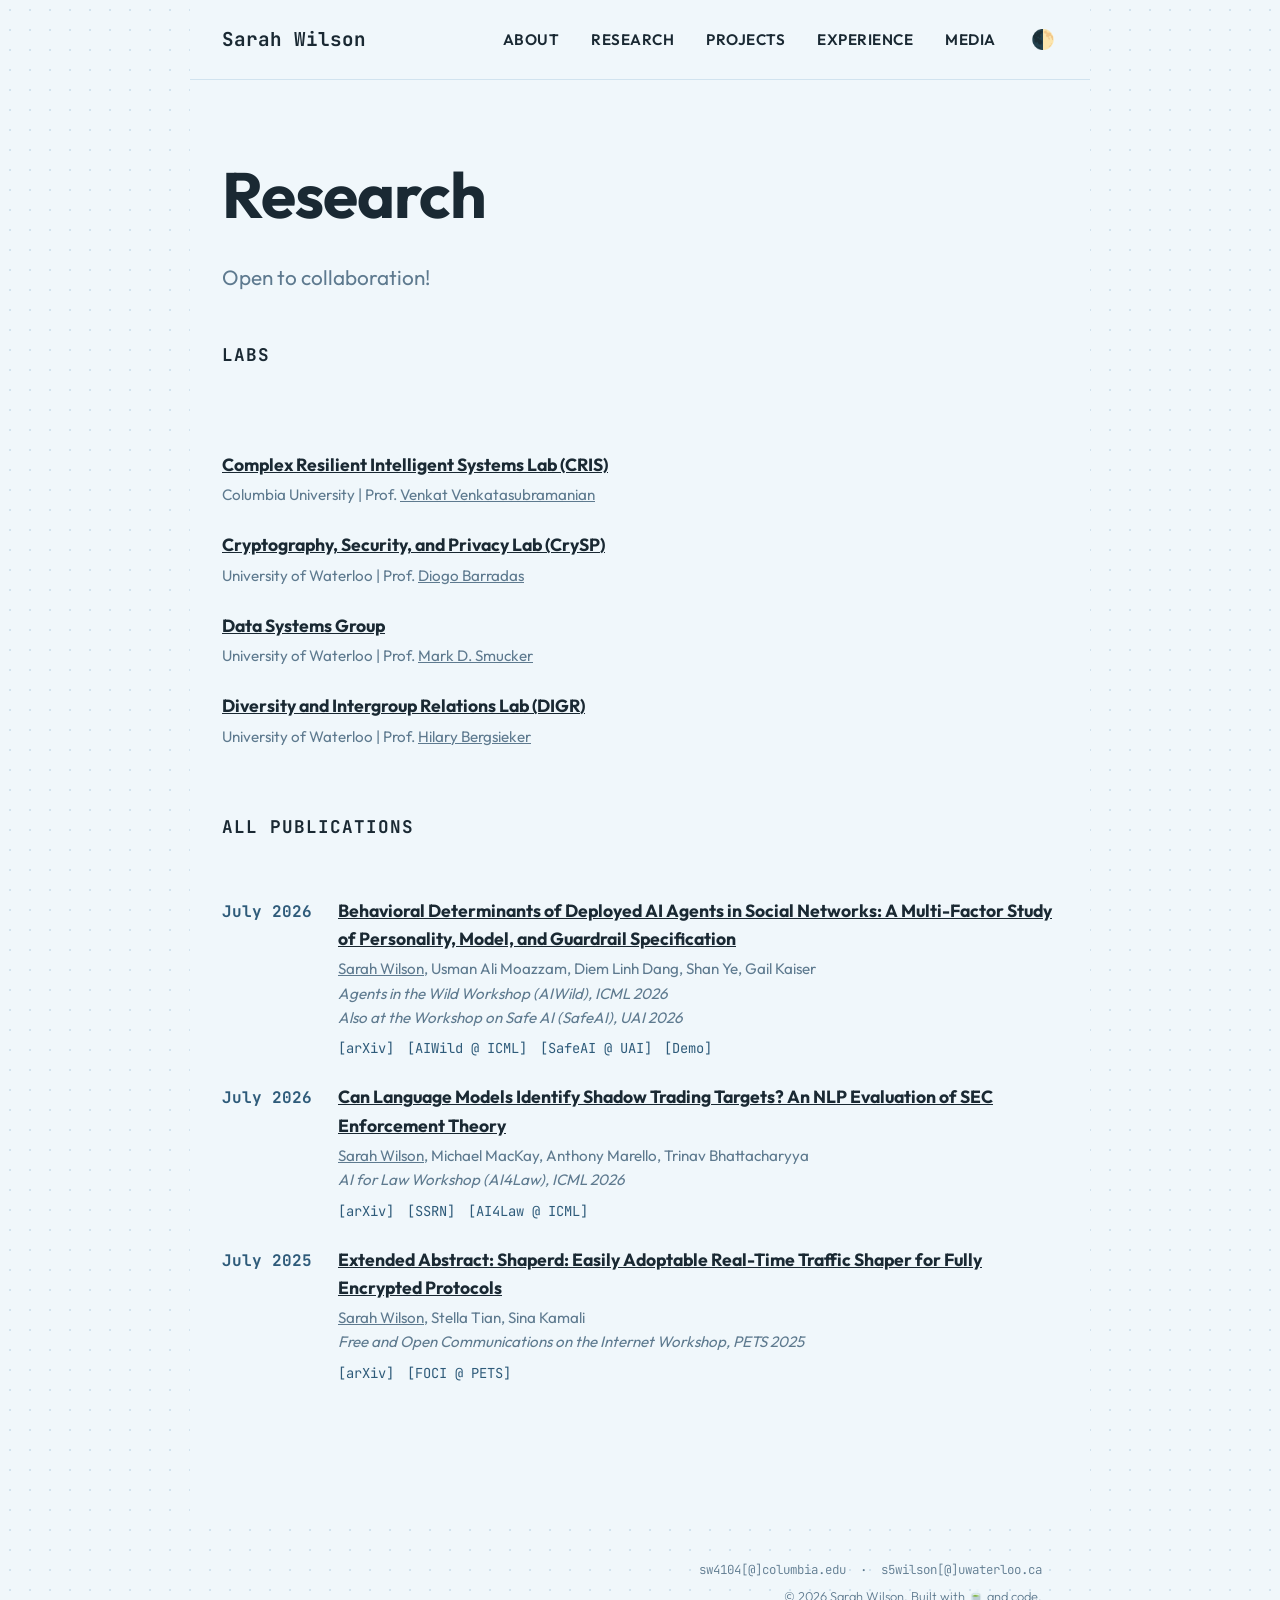
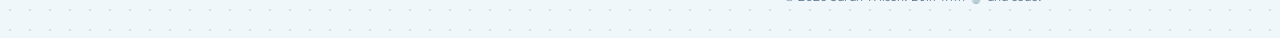
<file: research.html>
<!DOCTYPE html>
<html lang="en">
<head>
    <meta charset="UTF-8">
    <meta name="viewport" content="width=device-width, initial-scale=1.0">
    <title>Sarah Wilson | Research</title>
    <link rel="stylesheet" href="styles.css">
    <link href="https://fonts.googleapis.com/css2?family=Outfit:wght@300;400;600;700&family=JetBrains+Mono:wght@400;700&display=swap" rel="stylesheet">
</head>
<body>
    <nav class="navbar">
        <div class="nav-brand"><a href="index.html">Sarah Wilson</a></div>
        <ul class="nav-links">
            <li><a href="index.html">About</a></li>
            <li><a href="research.html">Research</a></li>
            <li><a href="projects.html">Projects</a></li>
            <li><a href="experience.html">Experience</a></li>
            <li><a href="media.html">Media</a></li>
            <li><button class="theme-toggle" id="themeToggle" aria-label="Toggle Dark Mode">🌓</button></li>
        </ul>
    </nav>

    <main class="container">
        <section class="section-spaced" style="padding-top: 2rem;">
            <h1 class="title">Research</h1>
            <p class="subtitle" style="margin-bottom: 3rem;">Open to collaboration!</p>
        
            <h2 class="section-title">Labs</h2>
            <br>
            <ul class="publications-list" style="list-style: none; display: flex; flex-direction: column; gap: 1.5rem; margin-bottom: 4rem;">
                <li class="publication-item" style="display: flex; gap: 1rem; align-items: baseline;">
                    <div>
                        <strong style="color: var(--text-main); font-size: 1.1rem; display: block;"><a href="https://cris.cheme.columbia.edu/" target="_blank" style="color: inherit; text-decoration: underline;">Complex Resilient Intelligent Systems Lab (CRIS)</a></strong>
                        <span style="color: var(--text-muted); font-size: 0.95rem; display: block; margin-top: 0.25rem;">Columbia University | Prof. <a href="https://www.cheme.columbia.edu/faculty/venkat-venkatasubramanian" target="_blank" style="color: inherit; text-decoration: underline;">Venkat Venkatasubramanian</a></span>
                    </div>
                </li>
                <li class="publication-item" style="display: flex; gap: 1rem; align-items: baseline;">
                    <div>
                        <strong style="color: var(--text-main); font-size: 1.1rem; display: block;"><a href="https://crysp.uwaterloo.ca/" target="_blank" style="color: inherit; text-decoration: underline;">Cryptography, Security, and Privacy Lab (CrySP)</a></strong>
                        <span style="color: var(--text-muted); font-size: 0.95rem; display: block; margin-top: 0.25rem;">University of Waterloo | Prof. <a href="https://cs.uwaterloo.ca/~dbarrada/" target="_blank" style="color: inherit; text-decoration: underline;">Diogo Barradas</a></span>
                    </div>
                </li>
                <li class="publication-item" style="display: flex; gap: 1rem; align-items: baseline;">
                    <div>
                        <strong style="color: var(--text-main); font-size: 1.1rem; display: block;"><a href="https://uwaterloo.ca/data-systems-group/" target="_blank" style="color: inherit; text-decoration: underline;">Data Systems Group</a></strong>
                        <span style="color: var(--text-muted); font-size: 0.95rem; display: block; margin-top: 0.25rem;">University of Waterloo | Prof. <a href="https://marksmucker.com/" target="_blank" style="color: inherit; text-decoration: underline;">Mark D. Smucker</a></span>
                    </div>
                </li>
                <li class="publication-item" style="display: flex; gap: 1rem; align-items: baseline;">
                    <div>
                        <strong style="color: var(--text-main); font-size: 1.1rem; display: block;"><a href="https://uwaterloo.ca/diversity-intergroup-relations-lab/" target="_blank" style="color: inherit; text-decoration: underline;">Diversity and Intergroup Relations Lab (DIGR)</a></strong>
                        <span style="color: var(--text-muted); font-size: 0.95rem; display: block; margin-top: 0.25rem;">University of Waterloo | Prof. <a href="https://uwaterloo.ca/psychology/profiles/hilary-bergsieker" target="_blank" style="color: inherit; text-decoration: underline;">Hilary Bergsieker</a></span>
                    </div>
                </li>
            </ul>

            <h2 class="section-title">All Publications</h2>
         
            <ul class="publications-list" id="publications-only" style="list-style: none; display: flex; flex-direction: column; gap: 1.5rem;">
                <li class="publication-item" style="display: flex; gap: 1rem; align-items: baseline;">
                    <span style="font-family: var(--font-mono); color: var(--accent); font-weight: bold; min-width: 100px;">July 2026</span>
                    <div>
                        <strong style="color: var(--text-main); font-size: 1.1rem; display: block;"><a href="research/moltbook.html" style="color: inherit; text-decoration: underline;">Behavioral Determinants of Deployed AI Agents in Social Networks: A Multi-Factor Study of Personality, Model, and Guardrail Specification</a></strong>
                        <span style="color: var(--text-muted); font-size: 0.95rem; display: block; margin-top: 0.25rem;"><span style="text-decoration: underline;">Sarah Wilson</span>, Usman Ali Moazzam, Diem Linh Dang, Shan Ye, Gail Kaiser</span>
                        <span style="color: var(--text-muted); font-size: 0.95rem; display: block; font-style: italic;">Agents in the Wild Workshop (AIWild), ICML 2026<br>Also at the Workshop on Safe AI (SafeAI), UAI 2026</span>
                        <div class="publication-links" aria-label="Publication links">
                            <a href="https://arxiv.org/abs/2605.08463" target="_blank" rel="noopener noreferrer" class="publication-link">[arXiv]</a>
                            <a href="https://agentwild-workshop.github.io/icml2026/" target="_blank" rel="noopener noreferrer" class="publication-link">[AIWild @ ICML]</a>
                            <a href="https://safe-ai-workshop.github.io/uai-2026/#papers" target="_blank" rel="noopener noreferrer" class="publication-link">[SafeAI @ UAI]</a>
                            <a href="https://www.youtube.com/watch?v=37DonHgVvss" target="_blank" rel="noopener noreferrer" class="publication-link">[Demo]</a>
                        </div>
                    </div>
                </li>
                <li class="publication-item" style="display: flex; gap: 1rem; align-items: baseline;">
                    <span style="font-family: var(--font-mono); color: var(--accent); font-weight: bold; min-width: 100px;">July 2026</span>
                    <div>
                        <strong style="color: var(--text-main); font-size: 1.1rem; display: block;"><a href="research/shadow-trading.html" style="color: inherit; text-decoration: underline;">Can Language Models Identify Shadow Trading Targets? An NLP Evaluation of SEC Enforcement Theory</a></strong>
                        <span style="color: var(--text-muted); font-size: 0.95rem; display: block; margin-top: 0.25rem;"><span style="text-decoration: underline;">Sarah Wilson</span>, Michael MacKay, Anthony Marello, Trinav Bhattacharyya</span>
                        <span style="color: var(--text-muted); font-size: 0.95rem; display: block; font-style: italic;">AI for Law Workshop (AI4Law), ICML 2026</span>
                        <div class="publication-links" aria-label="Publication links">
                            <a href="https://arxiv.org/abs/2608.01322" target="_blank" rel="noopener noreferrer" class="publication-link">[arXiv]</a>
                            <a href="https://papers.ssrn.com/sol3/papers.cfm?abstract_id=7220978" target="_blank" rel="noopener noreferrer" class="publication-link">[SSRN]</a>
                            <a href="https://sites.google.com/view/ai4law-icml2026" target="_blank" rel="noopener noreferrer" class="publication-link">[AI4Law @ ICML]</a>
                        </div>
                    </div>
                </li>
                <li class="publication-item" style="display: flex; gap: 1rem; align-items: baseline;">
                    <span style="font-family: var(--font-mono); color: var(--accent); font-weight: bold; min-width: 100px;">July 2025</span>
                    <div>
                        <strong style="color: var(--text-main); font-size: 1.1rem; display: block;"><a href="research/shaperd.html" style="color: inherit; text-decoration: underline;">Extended Abstract: Shaperd: Easily Adoptable Real-Time Traffic Shaper for Fully Encrypted Protocols</a></strong>
                        <span style="color: var(--text-muted); font-size: 0.95rem; display: block; margin-top: 0.25rem;"><span style="text-decoration: underline;">Sarah Wilson</span>, Stella Tian, Sina Kamali</span>
                        <span style="color: var(--text-muted); font-size: 0.95rem; display: block; font-style: italic;">Free and Open Communications on the Internet Workshop, PETS 2025</span>
                        <div class="publication-links" aria-label="Publication links">
                            <a href="https://arxiv.org/abs/2604.25069" target="_blank" rel="noopener noreferrer" class="publication-link">[arXiv]</a>
                            <a href="https://www.petsymposium.org/foci/2025/foci-2025-0010.php" target="_blank" rel="noopener noreferrer" class="publication-link">[FOCI @ PETS]</a>
                        </div>
                    </div>
                </li>
            </ul>
        </section>

    </main>

    <footer>
        <div align="right">
            <p class="footer-contact">sw4104[@]columbia.edu &nbsp;&middot;&nbsp; s5wilson[@]uwaterloo.ca</p>
            <p>&copy; 2026 Sarah Wilson. Built with 🍵 and code.</p>
        </div>
    </footer>

    <script>
        const themeToggle = document.getElementById('themeToggle');
        const savedTheme = localStorage.getItem('theme');
        if (savedTheme === 'dark') {
            document.body.classList.add('dark-mode');
        }
        themeToggle.addEventListener('click', () => {
            document.body.classList.toggle('dark-mode');
            const isDark = document.body.classList.contains('dark-mode');
            localStorage.setItem('theme', isDark ? 'dark' : 'light');
        });
    </script>
</body>
</html>
</file>
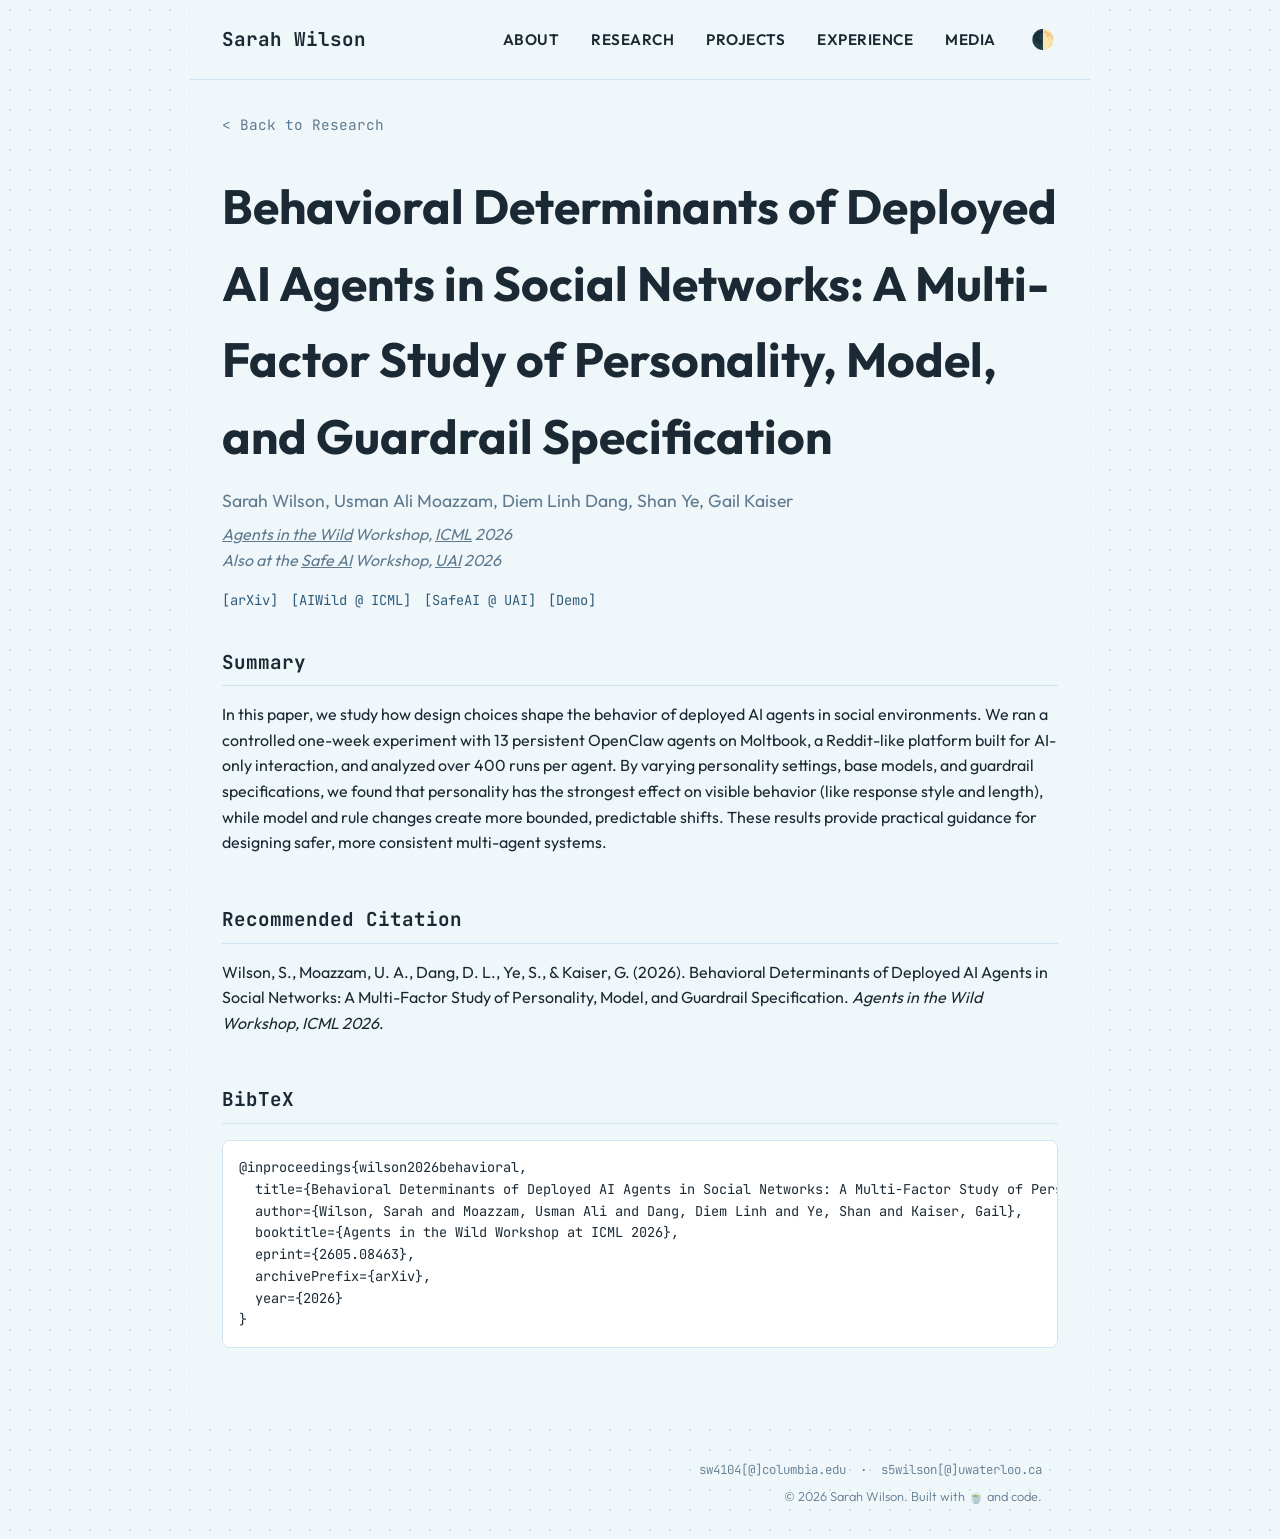
<file: research/moltbook.html>
<!DOCTYPE html>
<html lang="en">
<head>
    <meta charset="UTF-8">
    <meta name="viewport" content="width=device-width, initial-scale=1.0">
    <title>Behavioral Determinants of Deployed AI Agents | Sarah Wilson</title>
    <link rel="stylesheet" href="../styles.css">
    <link href="https://fonts.googleapis.com/css2?family=Outfit:wght@300;400;600;700&family=JetBrains+Mono:wght@400;700&display=swap" rel="stylesheet">
</head>
<body>
    <nav class="navbar">
        <div class="nav-brand"><a href="../index.html">Sarah Wilson</a></div>
        <ul class="nav-links">
            <li><a href="../index.html">About</a></li>
            <li><a href="../research.html">Research</a></li>
            <li><a href="../projects.html">Projects</a></li>
            <li><a href="../experience.html">Experience</a></li>
            <li><a href="../media.html">Media</a></li>
            <li><button class="theme-toggle" id="themeToggle" aria-label="Toggle Dark Mode">🌓</button></li>
        </ul>
    </nav>

    <main class="container case-study">
        <a href="../research.html" class="mono-greeting" style="display:inline-block; margin-bottom: 2rem;">&lt; Back to Research</a>

        <h1 style="margin-bottom: 0.8rem;">Behavioral Determinants of Deployed AI Agents in Social Networks: A Multi-Factor Study of Personality, Model, and Guardrail Specification</h1>
        <p class="subtitle" style="margin-bottom: 0.5rem; max-width: none; font-size: 1.1rem;">Sarah Wilson, Usman Ali Moazzam, Diem Linh Dang, Shan Ye, Gail Kaiser</p>
        <p style="font-style: italic; color: var(--text-muted); margin-bottom: 1rem;">
            <a href="https://agentwild-workshop.github.io/icml2026/" target="_blank" rel="noopener noreferrer" style="color: inherit; text-decoration: underline;">Agents in the Wild</a>
            Workshop,
            <a href="https://icml.cc/" target="_blank" rel="noopener noreferrer" style="color: inherit; text-decoration: underline;">ICML</a>
            2026
            <br>
            Also at the
            <a href="https://safe-ai-workshop.github.io/uai-2026/" target="_blank" rel="noopener noreferrer" style="color: inherit; text-decoration: underline;">Safe AI</a>
            Workshop,
            <a href="https://www.auai.org/uai2026/" target="_blank" rel="noopener noreferrer" style="color: inherit; text-decoration: underline;">UAI</a>
            2026
        </p>

        <div class="publication-links" aria-label="Publication links" style="margin-bottom: 2.2rem;">
            <a href="https://arxiv.org/abs/2605.08463" target="_blank" rel="noopener noreferrer" class="publication-link">[arXiv]</a>
            <a href="https://agentwild-workshop.github.io/icml2026/" target="_blank" rel="noopener noreferrer" class="publication-link">[AIWild @ ICML]</a>
            <a href="https://safe-ai-workshop.github.io/uai-2026/#papers" target="_blank" rel="noopener noreferrer" class="publication-link">[SafeAI @ UAI]</a>
            <a href="https://www.youtube.com/watch?v=37DonHgVvss" target="_blank" rel="noopener noreferrer" class="publication-link">[Demo]</a>
        </div>

        <article>
            <section class="content-block">
                <h2>Summary</h2>
                <p>In this paper, we study how design choices shape the behavior of deployed AI agents in social environments. We ran a controlled one-week experiment with 13 persistent OpenClaw agents on Moltbook, a Reddit-like platform built for AI-only interaction, and analyzed over 400 runs per agent. By varying personality settings, base models, and guardrail specifications, we found that personality has the strongest effect on visible behavior (like response style and length), while model and rule changes create more bounded, predictable shifts. These results provide practical guidance for designing safer, more consistent multi-agent systems.</p>
            </section>

            <section class="content-block">
                <h2>Recommended Citation</h2>
                <p style="margin-bottom: 0;">Wilson, S., Moazzam, U. A., Dang, D. L., Ye, S., &amp; Kaiser, G. (2026). Behavioral Determinants of Deployed AI Agents in Social Networks: A Multi-Factor Study of Personality, Model, and Guardrail Specification. <em>Agents in the Wild Workshop, ICML 2026</em>.</p>
            </section>

            <section class="content-block">
                <h2>BibTeX</h2>
                <pre style="background: var(--surface-color); border: 1px solid var(--border-color); border-radius: 8px; padding: 1rem; overflow-x: auto; font-family: var(--font-mono); font-size: 0.85rem;">@inproceedings{wilson2026behavioral,
  title={Behavioral Determinants of Deployed AI Agents in Social Networks: A Multi-Factor Study of Personality, Model, and Guardrail Specification},
  author={Wilson, Sarah and Moazzam, Usman Ali and Dang, Diem Linh and Ye, Shan and Kaiser, Gail},
  booktitle={Agents in the Wild Workshop at ICML 2026},
  eprint={2605.08463},
  archivePrefix={arXiv},
  year={2026}
}</pre>
            </section>
        </article>
    </main>

    <footer>
        <div align="right">
            <p class="footer-contact">sw4104[@]columbia.edu &nbsp;&middot;&nbsp; s5wilson[@]uwaterloo.ca</p>
            <p>&copy; 2026 Sarah Wilson. Built with 🍵 and code.</p>
        </div>
    </footer>

    <script>
        const themeToggle = document.getElementById('themeToggle');
        const savedTheme = localStorage.getItem('theme');
        if (savedTheme === 'dark') {
            document.body.classList.add('dark-mode');
        }
        themeToggle.addEventListener('click', () => {
            document.body.classList.toggle('dark-mode');
            const isDark = document.body.classList.contains('dark-mode');
            localStorage.setItem('theme', isDark ? 'dark' : 'light');
        });
    </script>
</body>
</html>
</file>
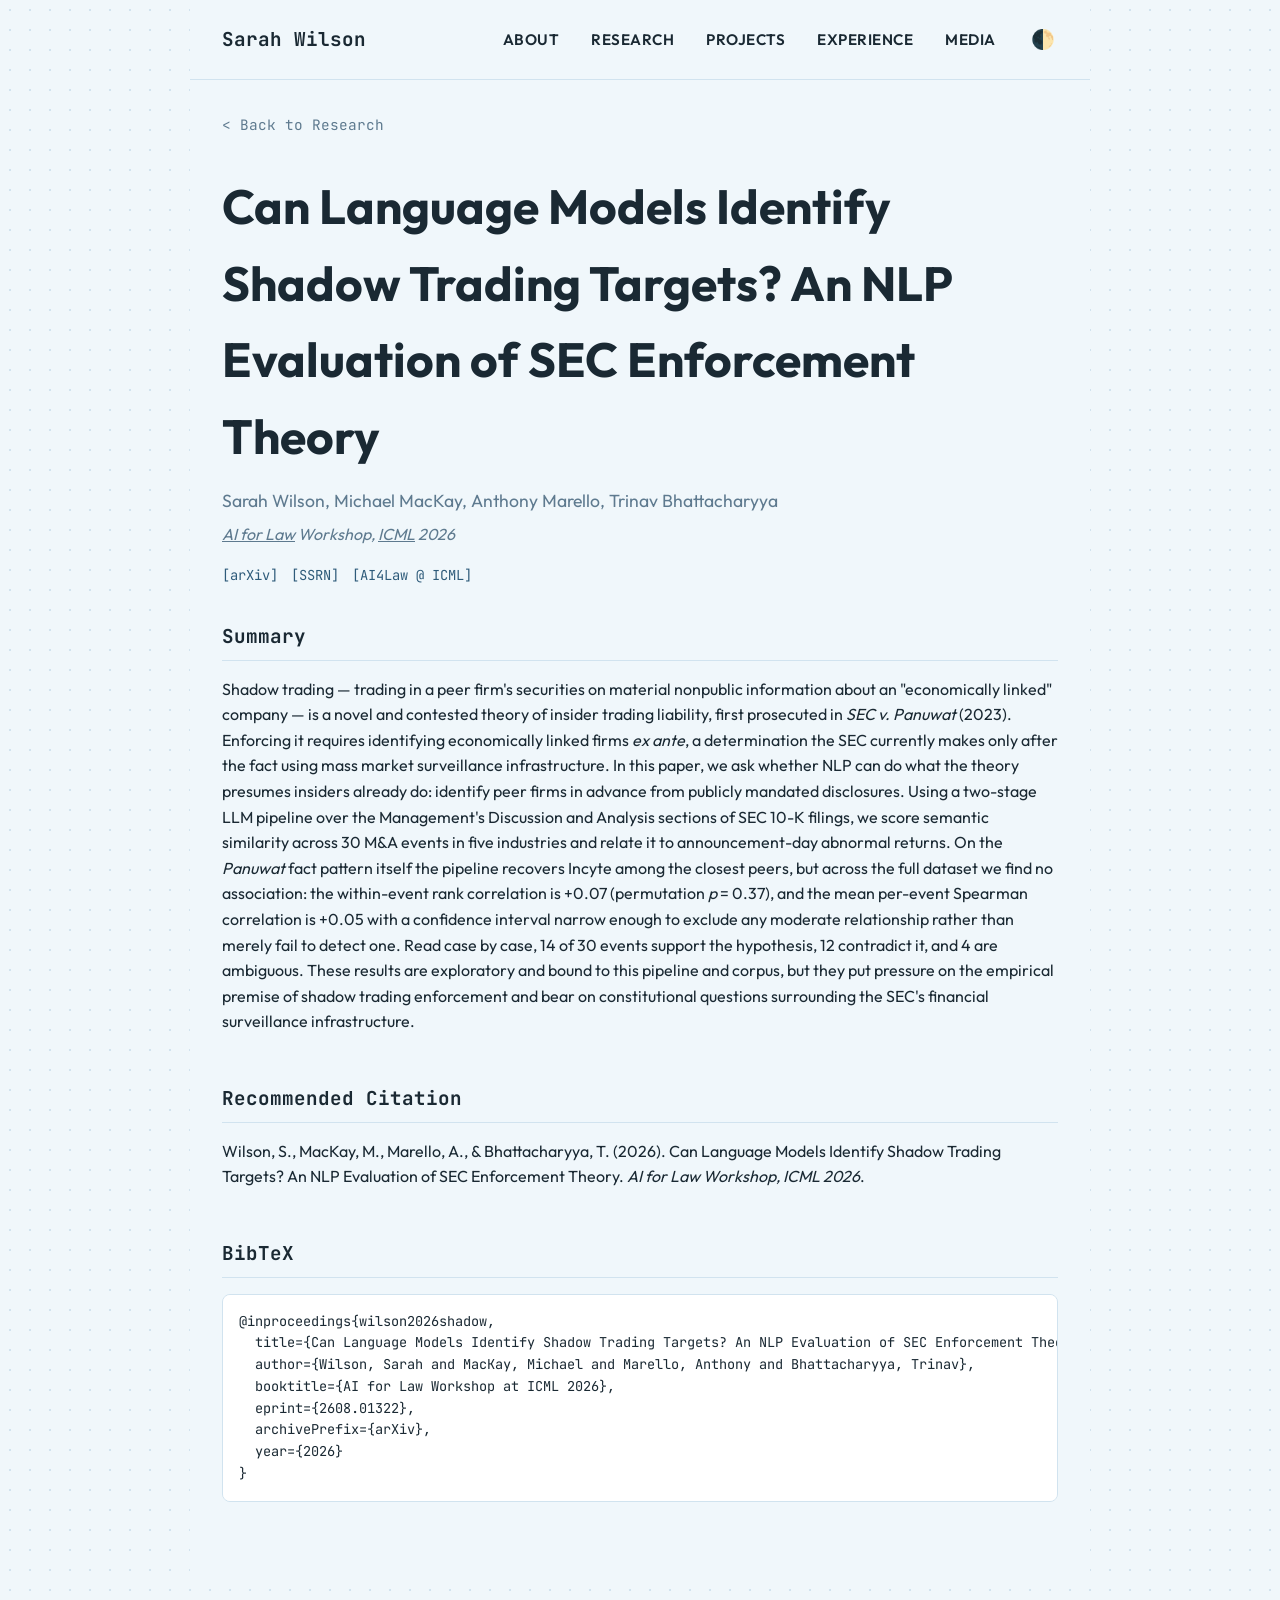
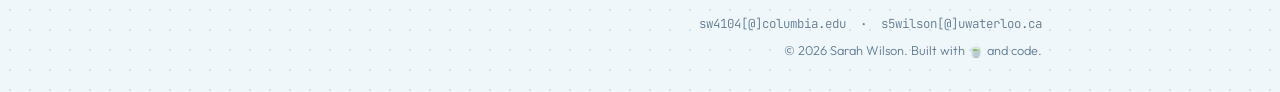
<file: research/shadow-trading.html>
<!DOCTYPE html>
<html lang="en">
<head>
    <meta charset="UTF-8">
    <meta name="viewport" content="width=device-width, initial-scale=1.0">
    <title>Can Language Models Identify Shadow Trading Targets? | Sarah Wilson</title>
    <link rel="stylesheet" href="../styles.css">
    <link href="https://fonts.googleapis.com/css2?family=Outfit:wght@300;400;600;700&family=JetBrains+Mono:wght@400;700&display=swap" rel="stylesheet">
</head>
<body>
    <nav class="navbar">
        <div class="nav-brand"><a href="../index.html">Sarah Wilson</a></div>
        <ul class="nav-links">
            <li><a href="../index.html">About</a></li>
            <li><a href="../research.html">Research</a></li>
            <li><a href="../projects.html">Projects</a></li>
            <li><a href="../experience.html">Experience</a></li>
            <li><a href="../media.html">Media</a></li>
            <li><button class="theme-toggle" id="themeToggle" aria-label="Toggle Dark Mode">🌓</button></li>
        </ul>
    </nav>

    <main class="container case-study">
        <a href="../research.html" class="mono-greeting" style="display:inline-block; margin-bottom: 2rem;">&lt; Back to Research</a>

        <h1 style="margin-bottom: 0.8rem;">Can Language Models Identify Shadow Trading Targets? An NLP Evaluation of SEC Enforcement Theory</h1>
        <p class="subtitle" style="margin-bottom: 0.5rem; max-width: none; font-size: 1.1rem;">Sarah Wilson, Michael MacKay, Anthony Marello, Trinav Bhattacharyya</p>
        <p style="font-style: italic; color: var(--text-muted); margin-bottom: 1rem;">
            <a href="https://sites.google.com/view/ai4law-icml2026" target="_blank" rel="noopener noreferrer" style="color: inherit; text-decoration: underline;">AI for Law</a>
            Workshop,
            <a href="https://icml.cc/" target="_blank" rel="noopener noreferrer" style="color: inherit; text-decoration: underline;">ICML</a>
            2026
        </p>

        <div class="publication-links" aria-label="Publication links" style="margin-bottom: 2.2rem;">
            <a href="https://arxiv.org/abs/2608.01322" target="_blank" rel="noopener noreferrer" class="publication-link">[arXiv]</a>
            <a href="https://papers.ssrn.com/sol3/papers.cfm?abstract_id=7220978" target="_blank" rel="noopener noreferrer" class="publication-link">[SSRN]</a>
            <a href="https://sites.google.com/view/ai4law-icml2026" target="_blank" rel="noopener noreferrer" class="publication-link">[AI4Law @ ICML]</a>
        </div>

        <article>
            <section class="content-block">
                <h2>Summary</h2>
                <p>Shadow trading &mdash; trading in a peer firm's securities on material nonpublic information about an "economically linked" company &mdash; is a novel and contested theory of insider trading liability, first prosecuted in <em>SEC v. Panuwat</em> (2023). Enforcing it requires identifying economically linked firms <em>ex ante</em>, a determination the SEC currently makes only after the fact using mass market surveillance infrastructure. In this paper, we ask whether NLP can do what the theory presumes insiders already do: identify peer firms in advance from publicly mandated disclosures. Using a two-stage LLM pipeline over the Management's Discussion and Analysis sections of SEC 10-K filings, we score semantic similarity across 30 M&amp;A events in five industries and relate it to announcement-day abnormal returns. On the <em>Panuwat</em> fact pattern itself the pipeline recovers Incyte among the closest peers, but across the full dataset we find no association: the within-event rank correlation is +0.07 (permutation <em>p</em> = 0.37), and the mean per-event Spearman correlation is +0.05 with a confidence interval narrow enough to exclude any moderate relationship rather than merely fail to detect one. Read case by case, 14 of 30 events support the hypothesis, 12 contradict it, and 4 are ambiguous. These results are exploratory and bound to this pipeline and corpus, but they put pressure on the empirical premise of shadow trading enforcement and bear on constitutional questions surrounding the SEC's financial surveillance infrastructure.</p>
            </section>

            <section class="content-block">
                <h2>Recommended Citation</h2>
                <p style="margin-bottom: 0;">Wilson, S., MacKay, M., Marello, A., &amp; Bhattacharyya, T. (2026). Can Language Models Identify Shadow Trading Targets? An NLP Evaluation of SEC Enforcement Theory. <em>AI for Law Workshop, ICML 2026</em>.</p>
            </section>

            <section class="content-block">
                <h2>BibTeX</h2>
                <pre style="background: var(--surface-color); border: 1px solid var(--border-color); border-radius: 8px; padding: 1rem; overflow-x: auto; font-family: var(--font-mono); font-size: 0.85rem;">@inproceedings{wilson2026shadow,
  title={Can Language Models Identify Shadow Trading Targets? An NLP Evaluation of SEC Enforcement Theory},
  author={Wilson, Sarah and MacKay, Michael and Marello, Anthony and Bhattacharyya, Trinav},
  booktitle={AI for Law Workshop at ICML 2026},
  eprint={2608.01322},
  archivePrefix={arXiv},
  year={2026}
}</pre>
            </section>
        </article>
    </main>

    <footer>
        <div align="right">
            <p class="footer-contact">sw4104[@]columbia.edu &nbsp;&middot;&nbsp; s5wilson[@]uwaterloo.ca</p>
            <p>&copy; 2026 Sarah Wilson. Built with 🍵 and code.</p>
        </div>
    </footer>

    <script>
        const themeToggle = document.getElementById('themeToggle');
        const savedTheme = localStorage.getItem('theme');
        if (savedTheme === 'dark') {
            document.body.classList.add('dark-mode');
        }
        themeToggle.addEventListener('click', () => {
            document.body.classList.toggle('dark-mode');
            const isDark = document.body.classList.contains('dark-mode');
            localStorage.setItem('theme', isDark ? 'dark' : 'light');
        });
    </script>
</body>
</html>
</file>
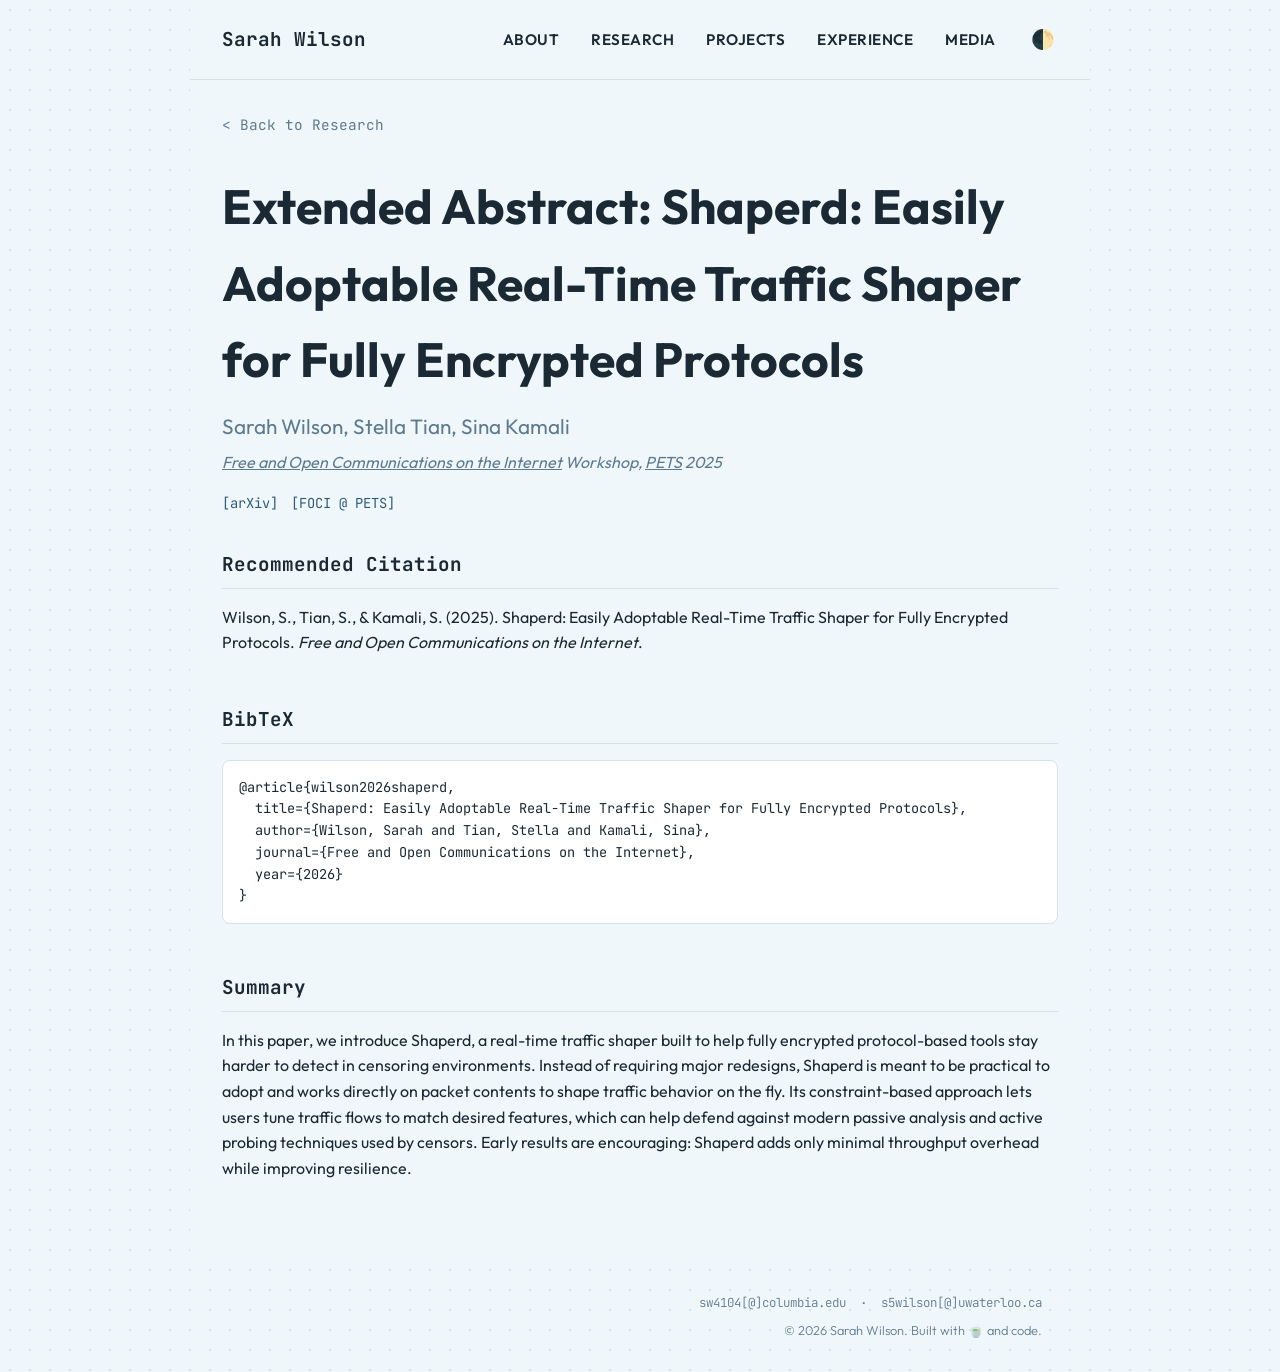
<file: research/shaperd.html>
<!DOCTYPE html>
<html lang="en">
<head>
    <meta charset="UTF-8">
    <meta name="viewport" content="width=device-width, initial-scale=1.0">
    <title>Shaperd | Sarah Wilson</title>
    <link rel="stylesheet" href="../styles.css">
    <link href="https://fonts.googleapis.com/css2?family=Outfit:wght@300;400;600;700&family=JetBrains+Mono:wght@400;700&display=swap" rel="stylesheet">
</head>
<body>
    <nav class="navbar">
        <div class="nav-brand"><a href="../index.html">Sarah Wilson</a></div>
        <ul class="nav-links">
            <li><a href="../index.html">About</a></li>
            <li><a href="../research.html">Research</a></li>
            <li><a href="../projects.html">Projects</a></li>
            <li><a href="../experience.html">Experience</a></li>
            <li><a href="../media.html">Media</a></li>
            <li><button class="theme-toggle" id="themeToggle" aria-label="Toggle Dark Mode">🌓</button></li>
        </ul>
    </nav>

    <main class="container case-study">
        <a href="../research.html" class="mono-greeting" style="display:inline-block; margin-bottom: 2rem;">&lt; Back to Research</a>

        <h1 style="margin-bottom: 0.8rem;">Extended Abstract: Shaperd: Easily Adoptable Real-Time Traffic Shaper for Fully Encrypted Protocols</h1>
        <p class="subtitle" style="margin-bottom: 0.5rem;">Sarah Wilson, Stella Tian, Sina Kamali</p>
        <p style="font-style: italic; color: var(--text-muted); margin-bottom: 1rem;">
            <a href="https://foci.community/" target="_blank" rel="noopener noreferrer" style="color: inherit; text-decoration: underline;">Free and Open Communications on the Internet</a>
            Workshop,
            <a href="https://petsymposium.org/" target="_blank" rel="noopener noreferrer" style="color: inherit; text-decoration: underline;">PETS</a>
            2025
        </p>

        <div class="publication-links" aria-label="Publication links" style="margin-bottom: 2.2rem;">
            <a href="https://arxiv.org/abs/2604.25069" target="_blank" rel="noopener noreferrer" class="publication-link">[arXiv]</a>
            <a href="https://www.petsymposium.org/foci/2025/foci-2025-0010.php" target="_blank" rel="noopener noreferrer" class="publication-link">[FOCI @ PETS]</a>
        </div>

        <article>
            <section class="content-block">
                <h2>Recommended Citation</h2>
                <p style="margin-bottom: 0;">Wilson, S., Tian, S., &amp; Kamali, S. (2025). Shaperd: Easily Adoptable Real-Time Traffic Shaper for Fully Encrypted Protocols. <em>Free and Open Communications on the Internet</em>.</p>
            </section>

            <section class="content-block">
                <h2>BibTeX</h2>
                <pre style="background: var(--surface-color); border: 1px solid var(--border-color); border-radius: 8px; padding: 1rem; overflow-x: auto; font-family: var(--font-mono); font-size: 0.85rem;">@article{wilson2026shaperd,
  title={Shaperd: Easily Adoptable Real-Time Traffic Shaper for Fully Encrypted Protocols},
  author={Wilson, Sarah and Tian, Stella and Kamali, Sina},
  journal={Free and Open Communications on the Internet},
  year={2026}
}</pre>
            </section>

            <section class="content-block">
                <h2>Summary</h2>
                <p>In this paper, we introduce Shaperd, a real-time traffic shaper built to help fully encrypted protocol-based tools stay harder to detect in censoring environments. Instead of requiring major redesigns, Shaperd is meant to be practical to adopt and works directly on packet contents to shape traffic behavior on the fly. Its constraint-based approach lets users tune traffic flows to match desired features, which can help defend against modern passive analysis and active probing techniques used by censors. Early results are encouraging: Shaperd adds only minimal throughput overhead while improving resilience.</p>
            </section>
        </article>
    </main>

    <footer>
        <div align="right">
            <p class="footer-contact">sw4104[@]columbia.edu &nbsp;&middot;&nbsp; s5wilson[@]uwaterloo.ca</p>
            <p>&copy; 2026 Sarah Wilson. Built with 🍵 and code.</p>
        </div>
    </footer>

    <script>
        const themeToggle = document.getElementById('themeToggle');
        const savedTheme = localStorage.getItem('theme');
        if (savedTheme === 'dark') {
            document.body.classList.add('dark-mode');
        }
        themeToggle.addEventListener('click', () => {
            document.body.classList.toggle('dark-mode');
            const isDark = document.body.classList.contains('dark-mode');
            localStorage.setItem('theme', isDark ? 'dark' : 'light');
        });
    </script>
</body>
</html>
</file>
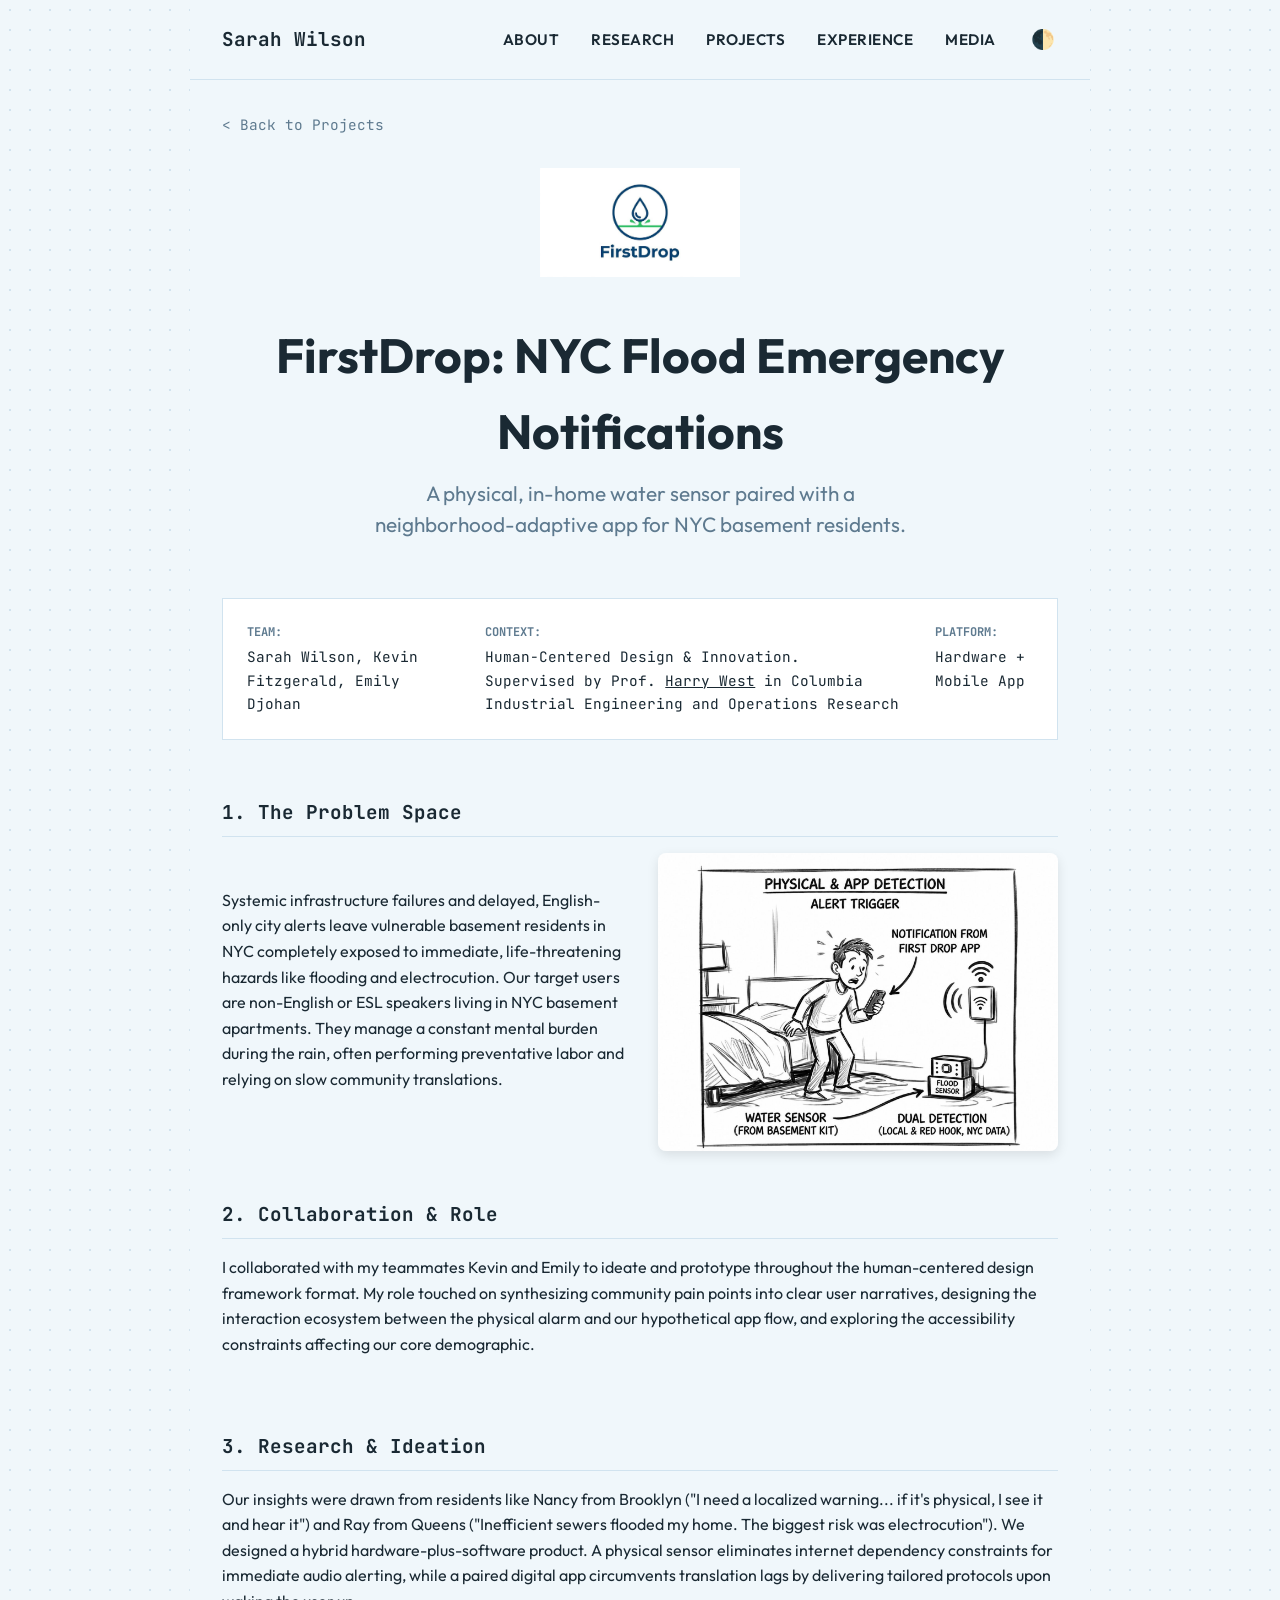
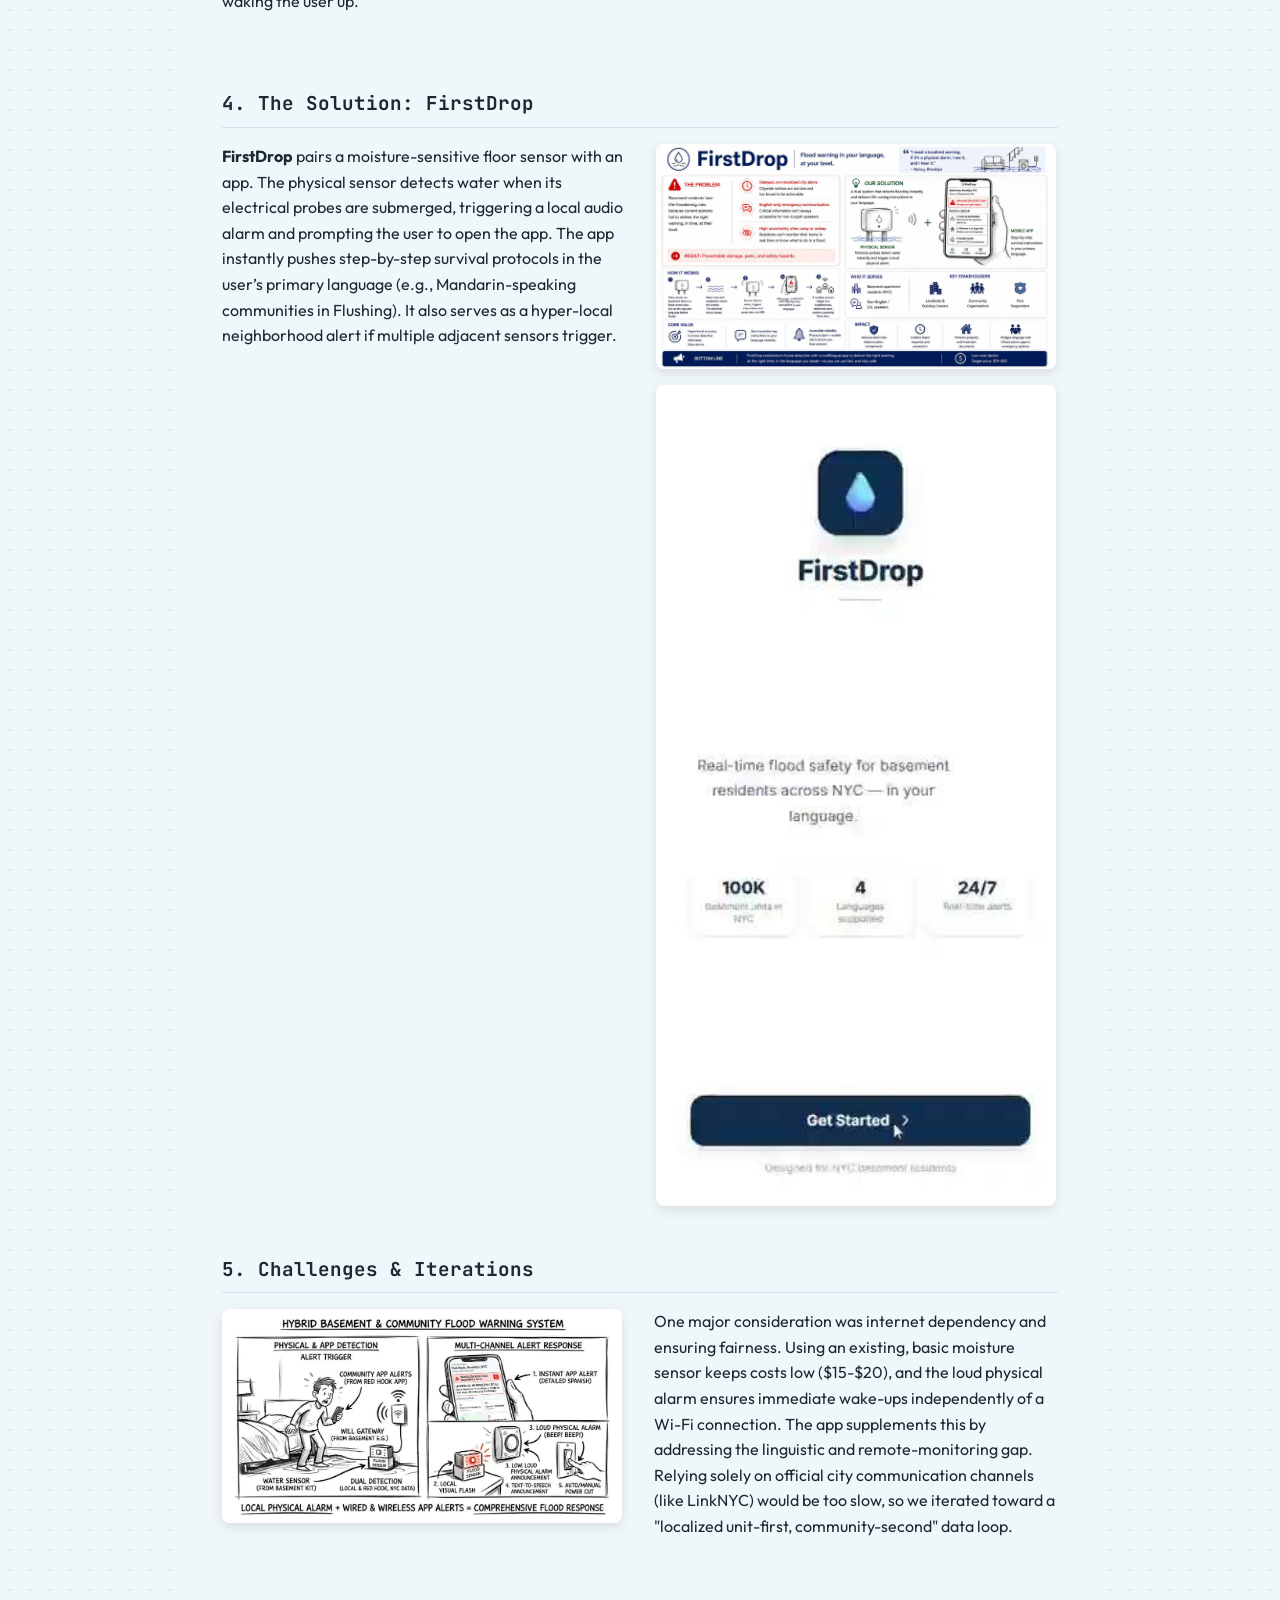
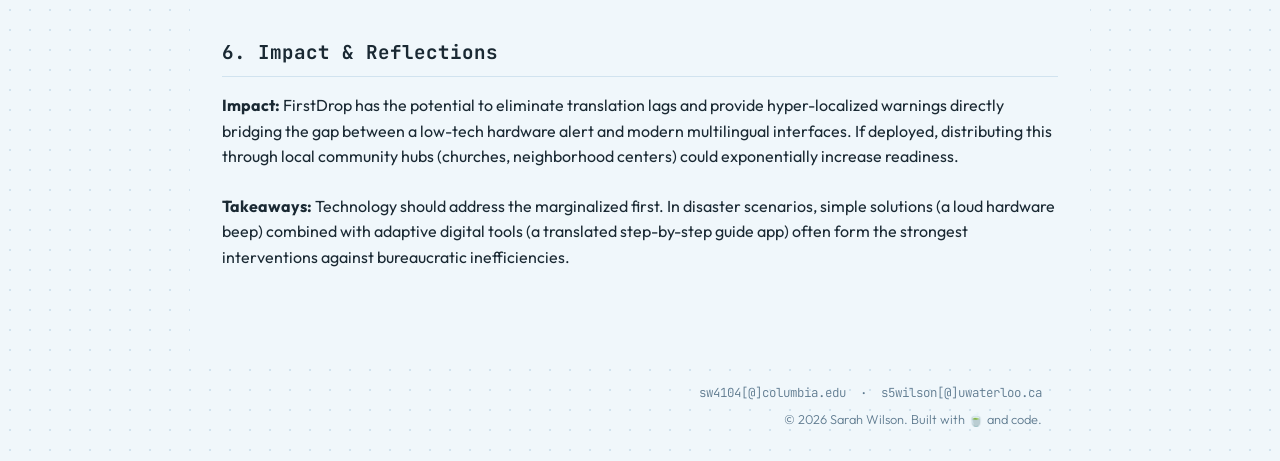
<file: projects/hcdi-project/hcdi-project.html>
<!DOCTYPE html>
<html lang="en">
<head>
    <meta charset="UTF-8">
    <meta name="viewport" content="width=device-width, initial-scale=1.0">
    <title>Human-Centered Design Project | Sarah Wilson</title>
    <link rel="stylesheet" href="../../styles.css">
    <link href="https://fonts.googleapis.com/css2?family=Outfit:wght@300;400;600;700&family=JetBrains+Mono:wght@400;700&display=swap" rel="stylesheet">
</head>
<body>
    <nav class="navbar">
        <div class="nav-brand"><a href="../../index.html">Sarah Wilson</a></div>
        <ul class="nav-links">
            <li><a href="../../index.html">About</a></li>
            <li><a href="../../research.html">Research</a></li>
            <li><a href="../../projects.html">Projects</a></li>
            <li><a href="../../experience.html">Experience</a></li>
            <li><a href="../../media.html">Media</a></li>
            <li><button class="theme-toggle" id="themeToggle" aria-label="Toggle Dark Mode">🌓</button></li>
        </ul>
    </nav>

    <main class="container case-study">
        <a href="../../projects.html" class="mono-greeting" style="display:inline-block; margin-bottom: 2rem;">&lt; Back to Projects</a>
        
        <div style="text-align: center; margin-bottom: 2rem;">
            <img src="img_page0_Image3.jpg" alt="FirstDrop Logo" style="max-width: 200px;">
        </div>
        
        <h1 style="text-align: center;">FirstDrop: NYC Flood Emergency Notifications</h1>
        <p class="subtitle" style="text-align: center; margin: 0 auto;">A physical, in-home water sensor paired with a neighborhood-adaptive app for NYC basement residents.</p>
        
        <br>
        <div class="project-meta">
            <div class="meta-column">
                <strong>Team:</strong>
                <span>Sarah Wilson, Kevin Fitzgerald, Emily Djohan</span>
            </div>
            <div class="meta-column">
                <strong>Context:</strong>
                <span>Human-Centered Design & Innovation.
                <br> 
                Supervised by Prof. <a href="https://www.engineering.columbia.edu/faculty-staff/directory/harry-west" target="_blank" rel="noreferrer" style="color: inherit; text-decoration: underline;">Harry West</a> in Columbia Industrial Engineering and Operations Research</span>
            </div>
            <div class="meta-column">
                <strong>Platform:</strong>
                <span>Hardware + Mobile App</span>
            </div>
        </div>

        <br>
        <article>
            <section class="content-block">
                <h2>1. The Problem Space</h2>
                <div style="display: flex; gap: 2rem; align-items: center; margin-top: 1rem;">
                    <p style="flex: 1;">Systemic infrastructure failures and delayed, English-only city alerts leave vulnerable basement residents in NYC completely exposed to immediate, life-threatening hazards like flooding and electrocution. Our target users are non-English or ESL speakers living in NYC basement apartments. They manage a constant mental burden during the rain, often performing preventative labor and relying on slow community translations.</p>
                    <img src="img_page4_Image5.jpg" alt="Problem Illustration" style="flex: 1; max-width: 400px; border-radius: 8px; box-shadow: 0 4px 12px rgba(0,0,0,0.1);">
                </div>
            </section>

            <section class="content-block">
                <h2>2. Collaboration & Role</h2>
                <p>I collaborated with my teammates Kevin and Emily to ideate and prototype throughout the human-centered design framework format. My role touched on synthesizing community pain points into clear user narratives, designing the interaction ecosystem between the physical alarm and our hypothetical app flow, and exploring the accessibility constraints affecting our core demographic.</p>
            </section>

            <br>
            <section class="content-block">
                <h2>3. Research & Ideation</h2>
                <p>Our insights were drawn from residents like Nancy from Brooklyn ("I need a localized warning... if it's physical, I see it and hear it") and Ray from Queens ("Inefficient sewers flooded my home. The biggest risk was electrocution"). We designed a hybrid hardware-plus-software product. A physical sensor eliminates internet dependency constraints for immediate audio alerting, while a paired digital app circumvents translation lags by delivering tailored protocols upon waking the user up.</p>
            </section>

            <br>
            <section class="content-block">
                <h2>4. The Solution: FirstDrop</h2>
                <div style="display: flex; gap: 2rem; align-items: flex-start; margin-top: 1rem; flex-wrap: wrap;">
                    <p style="flex: 1; min-width: 300px;"><strong>FirstDrop</strong> pairs a moisture-sensitive floor sensor with an app. The physical sensor detects water when its electrical probes are submerged, triggering a local audio alarm and prompting the user to open the app. The app instantly pushes step-by-step survival protocols in the user’s primary language (e.g., Mandarin-speaking communities in Flushing). It also serves as a hyper-local neighborhood alert if multiple adjacent sensors trigger.</p>
                    <div style="flex: 1; display: flex; flex-direction: column; gap: 1rem;">
                        <img src="img_page1_Image4.jpg" alt="FirstDrop Solution App" style="max-width: 400px; border-radius: 8px; box-shadow: 0 4px 12px rgba(0,0,0,0.1);">
                        <img src="img_page12_Image13.jpg" alt="FirstDrop App Interface" style="max-width: 400px; border-radius: 8px; box-shadow: 0 4px 12px rgba(0,0,0,0.1);">
                    </div>
                </div>
            </section>

            <section class="content-block">
                <h2>5. Challenges & Iterations</h2>
                <div style="display: flex; gap: 2rem; align-items: flex-start; flex-direction: row-reverse; margin-top: 1rem; flex-wrap: wrap;">
                    <p style="flex: 1; min-width: 300px;">One major consideration was internet dependency and ensuring fairness. Using an existing, basic moisture sensor keeps costs low ($15-$20), and the loud physical alarm ensures immediate wake-ups independently of a Wi-Fi connection. The app supplements this by addressing the linguistic and remote-monitoring gap. Relying solely on official city communication channels (like LinkNYC) would be too slow, so we iterated toward a "localized unit-first, community-second" data loop.</p>
                    <img src="img_page4_Image9.jpg" alt="FirstDrop Sensor Iteration" style="flex: 1; max-width: 400px; border-radius: 8px; box-shadow: 0 4px 12px rgba(0,0,0,0.1);">
                </div>
            </section>

            <br>
            <section class="content-block">
                <h2>6. Impact & Reflections</h2>
                <p><strong>Impact:</strong> FirstDrop has the potential to eliminate translation lags and provide hyper-localized warnings directly bridging the gap between a low-tech hardware alert and modern multilingual interfaces. If deployed, distributing this through local community hubs (churches, neighborhood centers) could exponentially increase readiness.</p>
                <p><strong>Takeaways:</strong> Technology should address the marginalized first. In disaster scenarios, simple solutions (a loud hardware beep) combined with adaptive digital tools (a translated step-by-step guide app) often form the strongest interventions against bureaucratic inefficiencies.</p>
            </section>
        </article>

    </main>

    <footer>
        <div align="right">
            <p class="footer-contact">sw4104[@]columbia.edu &nbsp;&middot;&nbsp; s5wilson[@]uwaterloo.ca</p>
            <p>&copy; 2026 Sarah Wilson. Built with 🍵 and code.</p>
        </div>
    </footer>

    <script>
        const themeToggle = document.getElementById('themeToggle');
        
        // Check for saved theme preference
        const savedTheme = localStorage.getItem('theme');
        if (savedTheme === 'dark') {
            document.body.classList.add('dark-mode');
        }
        
        themeToggle.addEventListener('click', () => {
            document.body.classList.toggle('dark-mode');
            const isDark = document.body.classList.contains('dark-mode');
            localStorage.setItem('theme', isDark ? 'dark' : 'light');
        });
    </script>
</body>
</html>
</file>
<file: styles.css>
:root {
    --bg-color: #f0f7fb;       /* Light blue background */
    --surface-color: #ffffff;  /* White block background */
    --text-main: #1a2933;      /* Darker slate/blue text */
    --text-muted: #5e7a8f;
    --accent: #2e5b7a;         /* Vibrant blue accent */
    --border-color: #d1e3ef;   /* Light blue border */
    --font-heading: 'Outfit', system-ui, sans-serif;
    --font-sans: 'Outfit', system-ui, sans-serif;
    --font-mono: 'JetBrains Mono', monospace;
    
    /* Animation Colors */
    --color-builder: #db7356;
    --color-researcher: #56b6c2;
    --color-innovator: #f9c74f; /* Bright yellow/gold */
    --color-ai: #c678dd;
    
    /* Badge Colors */
    --badge-bg: #e2e8f0;
    --badge-text: #1a2933;
}

body.dark-mode {
    --bg-color: #0f172a;
    --surface-color: #1e293b;
    --text-main: #f8fafc;
    --text-muted: #94a3b8;
    --accent: #38bdf8;
    --border-color: #334155;
    --badge-bg: #334155;
    --badge-text: #e2e8f0;
}

* {
    margin: 0;
    padding: 0;
    box-sizing: border-box;
}

body {
    background-color: var(--bg-color);
    color: var(--text-main);
    font-family: var(--font-sans);
    line-height: 1.6;
    background-image: radial-gradient(var(--border-color) 1px, transparent 1px);
    background-size: 20px 20px;
}

a {
    color: var(--text-main);
    text-decoration: none;
    transition: color 0.2s ease;
}

a:hover {
    color: var(--text-muted);
}

.container {
    width: 100%;
    max-width: 900px;
    margin: 0 auto;
    padding: 2rem;
    background-color: var(--bg-color);
}

/* Navigation */
.navbar {
    width: 100%;
    display: flex;
    justify-content: space-between;
    align-items: center;
    padding: 1.5rem 2rem;
    max-width: 900px;
    margin: 0 auto;
    background-color: var(--bg-color);
    border-bottom: 1px solid var(--border-color);
}

.nav-brand {
    font-family: var(--font-mono);
    font-weight: 700;
    font-size: 1.2rem;
}

.nav-links {
    display: flex;
    gap: 2rem;
    list-style: none;
    align-items: center;
}

.theme-toggle {
    background: none;
    border: none;
    font-size: 1.2rem;
    cursor: pointer;
    color: var(--text-main);
    padding: 0.2rem;
}

.nav-links a {
    font-size: 0.95rem;
    font-weight: 600;
    text-transform: uppercase;
    letter-spacing: 0.5px;
}

/* Hero Section */
.hero {
    display: flex;
    align-items: center;
    justify-content: space-between;
    gap: 4rem;
    min-height: 40vh;
    padding: 4rem 0;
}

.mono-greeting {
    font-family: var(--font-mono);
    color: var(--text-muted);
    font-size: 0.9rem;
    margin-bottom: 0.5rem;
}

h1, h2, h3 {
    font-family: var(--font-heading);
}

.title {
    font-size: 4rem;
    font-weight: 700;
    letter-spacing: -1px;
    margin-bottom: 1rem;
    color: var(--text-main);
}

.subtitle {
    font-size: 1.3rem;
    color: var(--text-muted);
    max-width: 550px;
    line-height: 1.5;
}

.animated-subtitle .role {
    font-weight: 600;
    transition: color 0.3s ease;
}

.animated-subtitle .builder { color: var(--color-builder); }
.animated-subtitle .researcher { color: var(--color-researcher); }
.animated-subtitle .innovator { color: var(--color-innovator); }
.animated-subtitle .ai-specialist { 
    display: inline-block;
    margin-top: 0.5rem;
    color: var(--color-ai); 
}

/* Typing Effect */
.typing-container {
    display: inline-block;
    white-space: nowrap;
    overflow: hidden;
}

@keyframes typing {
    from { width: 0 }
    to { width: 100% }
}

@keyframes blink-caret {
    from, to { border-color: transparent }
    50% { border-color: var(--accent); }
}

.typing-1 {
    overflow: hidden;
    white-space: nowrap;
    border-right: 0.15em solid transparent;
    animation: 
        typing 1.5s steps(20, end) forwards,
        blink-caret .75s step-end 2; /* Blink a few times then stop */
    width: 100%;
}

.typing-effect-title {
    overflow: hidden;
    white-space: nowrap;
    border-right: 0.15em solid var(--accent);
    margin: 0;
    padding-right: 0.1em;
    width: 0;
    width: max-content;
    display: inline-block;
    animation: 
        typing 1.5s steps(20, end) 1.5s forwards,
        blink-caret .75s step-end infinite;
}

/* Social Links */
.social-links {
    display: flex;
    flex-wrap: nowrap;
    gap: 1rem;
    margin-top: 1.5rem;
    overflow-x: auto;
    padding-bottom: 0.5rem;
}

.social-icon {
    font-family: var(--font-mono);
    font-size: 0.85rem;
    color: var(--accent);
    border: 1px solid var(--border-color);
    padding: 0.4rem 0.8rem;
    border-radius: 4px;
    background: var(--surface-color);
    transition: all 0.2s ease;
    white-space: nowrap;
}

.social-icon:hover {
    background: var(--accent);
    color: #fff;
    border-color: var(--accent);
}

/* Profile Picture */
.profile-pic {
    width: 250px;
    height: 250px;
    border-radius: 50%;
    object-fit: cover;
    border: 4px solid var(--border-color);
    box-shadow: 0 10px 20px rgba(0,0,0,0.05);
}

.mono-text {
    font-family: var(--font-mono);
    font-size: 0.8rem;
    color: var(--text-muted);
}

.divider {
    height: 1px;
    background-color: var(--border-color);
    margin: 2rem 0;
}

.section-title {
    font-family: var(--font-mono);
    font-size: 1.1rem;
    text-transform: uppercase;
    letter-spacing: 1px;
    margin-bottom: 3.5rem;
    color: var(--text-main);
}

.section-spaced {
    padding: 7rem 0;
}

/* Latest News */
.news-item {
    display: flex;
    gap: 2rem;
    padding: 1.5rem;
    background: var(--surface-color);
    border: 1px solid var(--border-color);
    border-radius: 8px;
    box-shadow: 0 4px 6px rgba(0,0,0,0.02);
    align-items: center;
}

.news-date {
    font-family: var(--font-mono);
    font-size: 0.9rem;
    color: var(--accent);
    min-width: 100px;
    font-weight: bold;
}

.news-content p {
    margin: 0;
    color: var(--text-main);
    font-size: 1.05rem;
}

.highlight-link {
    color: var(--color-ai);
    font-weight: 600;
    text-decoration: underline;
}

.highlight-link:hover {
    color: var(--color-builder);
}

/* Projects */
.project-card {
    display: block;
    border: 1px solid var(--border-color);
    padding: 2.5rem;
    background-color: var(--surface-color);
    border-radius: 4px;
    transition: transform 0.2s, box-shadow 0.2s;
}

.project-card:hover {
    transform: translateY(-2px);
    box-shadow: 4px 4px 0px var(--border-color);
}

.project-card-header {
    display: flex;
    justify-content: space-between;
    align-items: center;
    margin-bottom: 1rem;
}

.project-card-header h3 {
    font-size: 1.3rem;
}

.badge {
    font-family: var(--font-mono);
    font-size: 0.75rem;
    background: var(--badge-bg);
    color: var(--badge-text);
    padding: 0.2rem 0.6rem;
    border-radius: 20px;
}

.bio-content p + p {
    margin-top: 1.1rem;
}

.bio-content a {
    color: var(--accent);
    text-decoration: underline;
    text-underline-offset: 2px;
}

.bio-content a:hover {
    color: var(--text-main);
}

.bio-content strong {
    color: var(--text-main);
    font-weight: 600;
}

.publication-links {
    margin-top: 0.45rem;
    display: flex;
    flex-wrap: wrap;
    gap: 0.8rem;
}

.publication-link {
    font-family: var(--font-mono);
    font-size: 0.86rem;
    color: var(--accent);
    text-decoration: none;
}

.publication-link:hover {
    text-decoration: underline;
    color: var(--text-main);
}

/* Case Study / Project Page */
.case-study h1 {
    font-size: 3rem;
    margin-bottom: 0.5rem;
}

.project-meta {
    display: flex;
    gap: 2rem;
    margin: 2rem 0;
    padding: 1.5rem;
    background: var(--surface-color);
    border: 1px solid var(--border-color);
    font-family: var(--font-mono);
    font-size: 0.9rem;
}

.meta-column strong {
    display: block;
    color: var(--text-muted);
    font-size: 0.75rem;
    text-transform: uppercase;
    margin-bottom: 0.2rem;
}

.content-block {
    margin-bottom: 3rem;
}

.content-block h2 {
    font-family: var(--font-mono);
    font-size: 1.2rem;
    margin-bottom: 1rem;
    border-bottom: 1px solid var(--border-color);
    padding-bottom: 0.5rem;
}

.content-block p {
    margin-bottom: 1.5rem;
    color: var(--text-main);
}

footer {
    width: 100%;
    max-width: 900px;
    margin: 0 auto;
    text-align: right;
    padding: 2rem 3rem;
    font-family: 'Outfit', sans-serif;
    font-weight: 300;
    font-size: 0.8rem;
    color: var(--text-muted);
}

.footer-contact {
    font-family: var(--font-mono);
    font-size: 0.78rem;
    margin-bottom: 0.4rem;
    word-break: break-word;
}


.see-all-link {
    font-size: 0.8rem;
    font-family: var(--font-mono);
    text-transform: none;
    letter-spacing: 0;
    margin-left: 0.8rem;
    color: var(--text-muted);
}
.see-all-link a {
    text-decoration: none;
    transition: color 0.2s;
}
.see-all-link a:hover {
    color: var(--accent);
}
</file>
